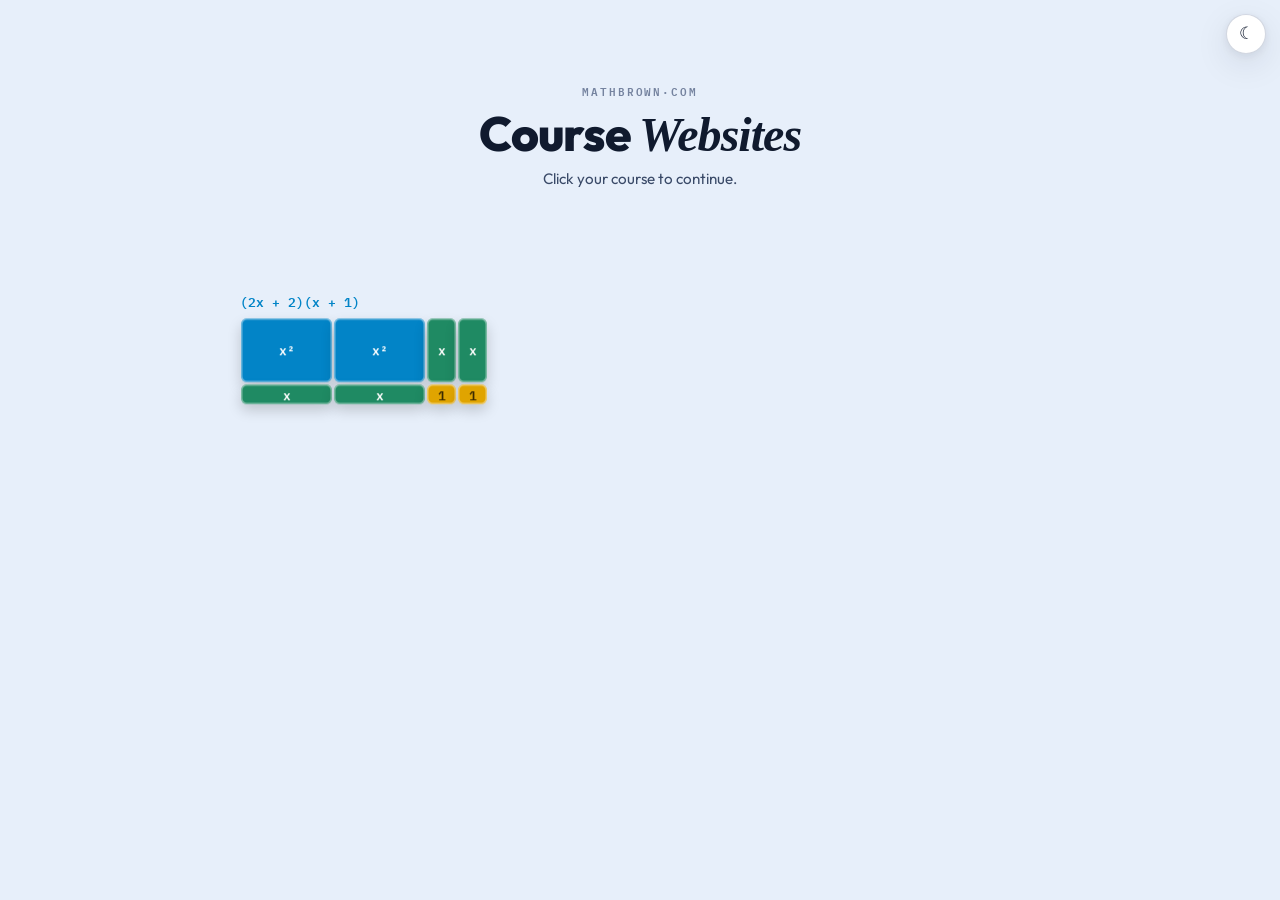
<file: index.html>
<!DOCTYPE html>
<html lang="en">
<head>
<meta charset="utf-8">
<meta name="viewport" content="width=device-width, initial-scale=1">
<meta name="color-scheme" content="light dark">
<title>Mr. Brown — Course Websites</title>
<link rel="icon" href="data:image/svg+xml,%3Csvg xmlns='http://www.w3.org/2000/svg' viewBox='0 0 64 64'%3E%3Crect width='64' height='64' rx='14' fill='%2338127d'/%3E%3Ctext x='32' y='45' font-size='30' font-family='Georgia,serif' font-style='italic' font-weight='bold' fill='white' text-anchor='middle'%3Emb%3C/text%3E%3C/svg%3E">
<link rel="preconnect" href="https://fonts.googleapis.com">
<link rel="preconnect" href="https://fonts.gstatic.com" crossorigin>
<link href="https://fonts.googleapis.com/css2?family=Outfit:wght@300;400;500;600;700;800&family=IBM+Plex+Mono:ital,wght@0,400;0,500;0,600;1,400&display=swap" rel="stylesheet">
<script>
(function(){var s=null;try{s=localStorage.getItem("mb-theme")}catch(e){}
var d=s?s==="dark":matchMedia("(prefers-color-scheme: dark)").matches;
document.documentElement.setAttribute("data-theme",d?"dark":"light");})();
</script>
<style>
/* ── palette (matches the course sites, light + dusk) ────── */
:root{
  --sans:'Outfit',system-ui,sans-serif;--mono:'IBM Plex Mono',monospace;
  color-scheme:light;
  --bg:#e7effa;--surface:#ffffff;
  --ink:#101a2e;--t2:#3a4a68;--t3:#75839f;
  --sh:0 2px 10px rgba(16,26,46,.08),0 10px 34px rgba(16,26,46,.10);
  --tile-sq:#0284c7;--tile-x:#1f8a63;--tile-u:#e0a400;--tile-ink:#fff;--tile-uink:#3a2a00;
}
:root[data-theme="dark"]{
  color-scheme:dark;
  --bg:#0a1120;--surface:#111b30;
  --ink:#d9e3f5;--t2:#97a8c8;--t3:#5c6d8f;
  --sh:0 2px 10px rgba(0,0,0,.4),0 10px 34px rgba(0,0,0,.45);
  --tile-sq:#38bdf8;--tile-x:#43c79f;--tile-u:#ffc65c;--tile-ink:#04243a;--tile-uink:#3a2a00;
}
.card[data-c=mhf]{--ac:#38127d}.card[data-c=mcr]{--ac:#7c3aed}
.card[data-c=t1w]{--ac:#0284c7}.card[data-c=mdm]{--ac:#e8103d}.card[data-c=mcv]{--ac:#0a6f9e}
[data-theme="dark"] .card[data-c=mhf]{--ac:#7d51e6}
[data-theme="dark"] .card[data-c=mcr]{--ac:#a78bfa}
[data-theme="dark"] .card[data-c=t1w]{--ac:#38bdf8}
[data-theme="dark"] .card[data-c=mdm]{--ac:#ff3b5f}
[data-theme="dark"] .card[data-c=mcv]{--ac:#45baed}

*{margin:0;padding:0;box-sizing:border-box}
html,body{height:100%}
body{font-family:var(--sans);background:var(--bg);color:var(--ink);
  overflow:hidden;-webkit-user-select:none;user-select:none;touch-action:manipulation}

/* ── theme toggle ────────────────────────────────────────── */
.theme-btn{position:fixed;top:14px;right:14px;z-index:6;width:40px;height:40px;
  border-radius:50%;background:var(--surface);color:var(--ink);
  border:1px solid rgba(127,140,170,.35);box-shadow:var(--sh);
  font-size:1.05rem;line-height:1;cursor:pointer;display:grid;place-items:center;padding:0;
  transition:transform .15s}
.theme-btn:hover{transform:translateY(-1px)}

/* ── masthead ────────────────────────────────────────────── */
.masthead{position:fixed;top:9vh;left:0;right:0;text-align:center;z-index:1;pointer-events:none}
.eyebrow{font-family:var(--mono);font-size:.66rem;letter-spacing:.18em;
  text-transform:uppercase;color:var(--t3);font-weight:600}
h1{font-weight:800;font-size:clamp(1.9rem,5vw,3rem);letter-spacing:-.02em;margin:.2rem 0 .35rem}
h1 em{font-family:Georgia,serif;font-weight:700}
.tag{color:var(--t2);font-size:.95rem}

/* ── cards: MTH1W, MCR3U, MHF4U in a row, MDM4U and MCV4U stacked under MHF4U; each arrives by its own show, then stays put ── */
.card{position:absolute;left:0;top:0;width:248px;z-index:2;display:block;
  text-decoration:none;color:inherit;pointer-events:none;will-change:transform;
  opacity:0;visibility:hidden;backface-visibility:hidden;-webkit-backface-visibility:hidden;
  -webkit-tap-highlight-color:transparent}
.card .in{display:block;background:var(--surface);border-radius:14px;padding:.95rem 1.1rem .95rem 1.25rem;
  border:1px solid color-mix(in srgb,var(--ac) 30%,transparent);
  box-shadow:inset 4px 0 0 var(--ac),var(--sh);
  transition:transform .15s,box-shadow .15s}
.card .code{display:block;font-family:var(--mono);font-size:.64rem;font-weight:600;
  letter-spacing:.14em;color:var(--ac)}
.card .name{display:block;font-weight:700;font-size:1.12rem;line-height:1.25;margin:.15rem 0 .3rem}
.card .sub{display:block;font-size:.74rem;color:var(--t3)}
.card.home{pointer-events:auto;cursor:pointer;opacity:1;visibility:visible}
.card.home:hover .in,.card.home:focus-visible .in{transform:translateY(-3px);
  box-shadow:inset 4px 0 0 var(--ac),0 0 0 3px color-mix(in srgb,var(--ac) 14%,transparent),var(--sh)}
.card:focus-visible{outline:none}

/* ── the two drawing layers: #fx behind the cards (the functions), #jump above them (the ski jump) ── */
#fx,#jump{position:fixed;inset:0;width:100%;height:100%;pointer-events:none}
#fx{z-index:1}#jump{z-index:4}

/* ── MTH1W arrives as algebra tiles: eight tiles tumble in, snap into the area model of (2x + 2)(x + 1), and the model flips over to show the card ── */
.tw{position:absolute;left:0;top:0;z-index:3;pointer-events:none;perspective:900px}
.tw .model{position:absolute;inset:0;transform-style:preserve-3d}
.tile{position:absolute;border-radius:6px;display:grid;place-items:center;font-family:var(--mono);font-weight:600;font-size:.82rem;color:var(--tile-ink);
  box-shadow:inset 0 0 0 1.5px rgba(255,255,255,.4),0 6px 14px rgba(0,0,0,.18);
  transition:transform .75s cubic-bezier(.2,1.25,.4,1),opacity .35s;backface-visibility:hidden;-webkit-backface-visibility:hidden;will-change:transform}
.tile.sq{background:var(--tile-sq)}.tile.x{background:var(--tile-x)}.tile.u{background:var(--tile-u);color:var(--tile-uink)}
.tlab{position:absolute;left:0;top:0;z-index:3;pointer-events:none;white-space:nowrap;font-family:var(--mono);font-size:.82rem;font-weight:600;opacity:0;transition:opacity .4s}

/* ── MDM4U arrives by dice: two big red dice tossed in, tumbling, that come together to form its card ── */
.dw{position:absolute;left:0;top:0;width:64px;height:64px;perspective:700px;z-index:3;pointer-events:none;opacity:0;will-change:transform}
.die{position:relative;width:64px;height:64px;transform-style:preserve-3d}
.die .f{position:absolute;inset:0;background:#e8103d;border-radius:13px;display:grid;grid-template-columns:repeat(3,1fr);grid-template-rows:repeat(3,1fr);
  padding:9px;gap:3px;box-shadow:inset 0 0 0 2px rgba(0,0,0,.14),inset 0 -8px 14px rgba(0,0,0,.2),inset 0 6px 10px rgba(255,255,255,.14);backface-visibility:hidden}
.die .f i{display:block;border-radius:50%;background:#fff;opacity:0;box-shadow:inset 0 1px 2px rgba(0,0,0,.25)}
.die .f i.on{opacity:1}
.die .f1{transform:translateZ(32px)}.die .f6{transform:rotateY(180deg) translateZ(32px)}
.die .f2{transform:rotateY(90deg) translateZ(32px)}.die .f5{transform:rotateY(-90deg) translateZ(32px)}
.die .f3{transform:rotateX(90deg) translateZ(32px)}.die .f4{transform:rotateX(-90deg) translateZ(32px)}

/* ── static layout (reduced motion, no JS, or a small window) ────────────── */
body.static{overflow:auto}
body.static .masthead{position:static;margin-top:9vh;pointer-events:auto}
body.static #field{display:flex;flex-wrap:wrap;justify-content:center;gap:1.1rem;
  padding:2rem 1.2rem 4rem;max-width:60rem;margin:0 auto}
body.static .card{position:static;pointer-events:auto;transform:none!important;opacity:1;visibility:visible}
body.static #fx,body.static #jump{display:none}
@media (max-width:560px){.card{width:min(230px,74vw)}}
</style>
</head>
<body class="static">
<button id="themeToggle" class="theme-btn" aria-label="Toggle dark mode"></button>
<header class="masthead">
  <div class="eyebrow">mathbrown&middot;com</div>
  <h1>Course <em>Websites</em></h1>
  <div class="tag">Click your course to continue.</div>
</header>

<main id="field">
  <a class="card" data-c="t1w" href="/mth1w/">
    <span class="in"><span class="code">MTH1W</span>
    <span class="name">Mathematics 9</span>
    <span class="sub">Grade 9 &middot; De-streamed</span></span></a>
  <a class="card" data-c="mcr" href="/mcr3u/">
    <span class="in"><span class="code">MCR3U</span>
    <span class="name">Functions</span>
    <span class="sub">Grade 11 &middot; University Preparation</span></span></a>
  <a class="card" data-c="mhf" href="/mhf4u/">
    <span class="in"><span class="code">MHF4U</span>
    <span class="name">Advanced Functions</span>
    <span class="sub">Grade 12 &middot; University Preparation</span></span></a>
  <a class="card" data-c="mdm" href="/MDM4U/">
    <span class="in"><span class="code">MDM4U</span>
    <span class="name">Data Management</span>
    <span class="sub">Grade 12 &middot; University Preparation</span></span></a>
  <a class="card" data-c="mcv" href="/MCV4U/">
    <span class="in"><span class="code">MCV4U</span>
    <span class="name">Calculus &amp; Vectors</span>
    <span class="sub">Grade 12 &middot; University Preparation</span></span></a>
</main>

<script>
(function(){
  var tbtn=document.getElementById('themeToggle');
  function paintBtn(){tbtn.textContent=
    document.documentElement.getAttribute('data-theme')==='dark'?'☀︎':'☾'}
  tbtn.addEventListener('click',function(){
    var next=document.documentElement.getAttribute('data-theme')==='dark'?'light':'dark';
    document.documentElement.setAttribute('data-theme',next);
    try{localStorage.setItem('mb-theme',next)}catch(e){}
    paintBtn();
  });
  paintBtn();

  // the show needs motion and room for a row of three; otherwise the static layout stays
  if(matchMedia('(prefers-reduced-motion: reduce)').matches||innerWidth<860||innerHeight<560) return;
  document.body.classList.remove('static');

  /* ── the field: MTH1W, MCR3U, MHF4U in a row of three, MDM4U and MCV4U stacked beneath MHF4U (no semester
     labels: the courses may still change). Every card arrives by its own show, in that order, and then stays
     exactly where it landed:
       MTH1W   algebra tiles tumble in, build the area model of (2x + 2)(x + 1) and flip over into the card
       MCR3U   a spinning unit circle traces y = sin x across the row; the card pops where the wave reaches it
       MHF4U   a cubic sweeps in from the right; where it meets the sine wave, the card pops
       MDM4U   two red dice are tossed in, tumble, bounce, roll together and become the card
       MCV4U   a ski jump: a point rides a ramp up the left edge, flies over the row and lands as the card  ── */
  var PAD=10,CW=248,GAP=28,W=innerWidth,H=innerHeight;
  var ids=['t1w','mcr','mhf','mdm','mcv'];
  var cards=ids.map(function(id){return document.querySelector('.card[data-c='+id+']')});
  var CH=124,chN=0;
  var L={slots:[],c:[]};
  function layout(){
    W=innerWidth;H=innerHeight;
    if(!chN--){chN=30;CH=cards[0].offsetHeight||CH}   // re-measured now and then: the web font arrives after the first frame
    var topB=Math.min(H*.09+128,250),gridH=3*CH+2*GAP;   // just under the masthead (9vh + its height)
    var y0=topB+Math.max(0,H-PAD-topB-gridH)*.3;
    var x0=(W-(3*CW+2*GAP))/2,x2=x0+2*(CW+GAP);
    L.topB=topB;L.x0=x0;L.r1=y0;L.r2=y0+CH+GAP;L.r3=y0+2*(CH+GAP);
    L.slots=[[x0,L.r1],[x0+CW+GAP,L.r1],[x2,L.r1],[x2,L.r2],[x2,L.r3]];
    L.c=L.slots.map(function(s){return [s[0]+CW/2,s[1]+CH/2]});
  }
  var home=[0,0,0,0,0];
  function tr(i,extra){var s=L.slots[i];return 'translate3d('+s[0]+'px,'+s[1]+'px,0)'+(extra||'')}
  function arrive(i){home[i]=1;cards[i].classList.add('home');cards[i].style.opacity='';cards[i].style.visibility='';cards[i].style.transform=tr(i)}
  var colN=0,cols=[];
  function col(i){if(!colN--){colN=30;cols=cards.map(function(c){return getComputedStyle(c).getPropertyValue('--ac').trim()})}return cols[i]}
  function backOut(q){var b=1.70158;return 1+(b+1)*Math.pow(q-1,3)+b*Math.pow(q-1,2)}
  function easeIO(k){return k<.5?4*k*k*k:1-Math.pow(-2*k+2,3)/2}

  /* canvases: fx behind the cards, jump above them */
  var fx=document.createElement('canvas'),fxx=fx.getContext('2d'),jc=document.createElement('canvas'),jx=jc.getContext('2d'),cw=0,chh=0;
  fx.id='fx';jc.id='jump';document.body.appendChild(fx);document.body.appendChild(jc);
  function sizeCanvases(){
    if(cw===W&&chh===H)return;cw=W;chh=H;var dpr=Math.min(devicePixelRatio||1,2);
    [[fx,fxx],[jc,jx]].forEach(function(p){p[0].width=W*dpr;p[0].height=H*dpr;p[1].setTransform(dpr,0,0,dpr,0,0)});
  }

  /* ── MTH1W: algebra tiles ── */
  var T_TILE=250,T_FLIP=T_TILE+90*7+780,FLIP_D=720,tw=null,model=null,tlab=null,tState=0;
  function buildTiles(){
    var s=L.slots[0],uw=CW/8,uh=CH/4,X=3;
    tw=document.createElement('div');tw.className='tw';tw.style.width=CW+'px';tw.style.height=CH+'px';tw.style.transform='translate3d('+s[0]+'px,'+s[1]+'px,0)';
    model=document.createElement('div');model.className='model';tw.appendChild(model);
    var spec=[['sq',0,0,X,X,'x²'],['sq',X,0,X,X,'x²'],['x',2*X,0,1,X,'x'],['x',2*X+1,0,1,X,'x'],['x',0,X,X,1,'x'],['x',X,X,X,1,'x'],['u',2*X,X,1,1,'1'],['u',2*X+1,X,1,1,'1']];
    spec.forEach(function(t,i){
      var d=document.createElement('div');d.className='tile '+t[0];
      d.style.left=t[1]*uw+1+'px';d.style.top=t[2]*uh+1+'px';d.style.width=t[3]*uw-2+'px';d.style.height=t[4]*uh-2+'px';d.textContent=t[5];
      var a=Math.random()*6.283,R=420+Math.random()*420;
      d.style.transform='translate3d('+Math.cos(a)*R+'px,'+Math.sin(a)*R+'px,'+(-520-Math.random()*420)+'px) rotateX('+(Math.random()*300-150)+'deg) rotateY('+(Math.random()*300-150)+'deg) rotateZ('+(Math.random()*160-80)+'deg)';
      d.style.opacity=0;model.appendChild(d);
      setTimeout(function(){d.style.transform='';d.style.opacity=1},T_TILE+90*i);
    });
    document.body.appendChild(tw);
    tlab=document.createElement('div');tlab.className='tlab';tlab.textContent='(2x + 2)(x + 1)';tlab.style.color=col(0);
    tlab.style.transform='translate3d('+s[0]+'px,'+(s[1]-26)+'px,0)';document.body.appendChild(tlab);
    setTimeout(function(){tlab.style.opacity=1},T_TILE+300);
    tState=1;
  }
  function stepTiles(el){
    if(tState!==1||el<T_FLIP)return;
    var q=Math.min((el-T_FLIP)/FLIP_D,1),e=easeIO(q);
    model.style.transform='rotateY('+(180*e)+'deg)';
    var c=cards[0];c.style.visibility='visible';c.style.opacity=1;c.style.transform=tr(0,' perspective(900px) rotateY('+(-180+180*e)+'deg)');
    if(q>.5&&tlab.textContent.length<20){tlab.textContent='(2x + 2)(x + 1) = 2x² + 4x + 2';setTimeout(function(){tlab.style.opacity=0},900)}
    if(q>=1){tState=2;arrive(0);setTimeout(function(){tw.remove();tlab.remove()},1300)}
  }

  /* ── MCR3U and MHF4U: the sine wave and the cubic ── */
  var T_F=2000,V=3.4,VC=2.7,A=46,K=95,F=null,popT=[0,0,0,0,0];
  function fxSetup(){
    var c1=L.c[1],c2=L.c[2];
    F={m:(c1[0]+c2[0])/2,U:(c2[0]-c1[0])/2,yc:c1[1]};
    F.cx=Math.max(A+18,L.x0-118);F.Xs=(F.cx+A+14-F.m)/F.U;F.Xend=1.5;
    F.t1=T_F+(-1-F.Xs)/V*1000;F.t2=T_F+(1-F.Xs)/V*1000;F.tEnd=T_F+(F.Xend-F.Xs)/V*1000;
    F.tc0=F.t2-(.4/VC)*1000;F.tcEnd=F.tc0+(2.9/VC)*1000;
    F.fade0=Math.max(F.tEnd,F.tcEnd)+200;F.fade1=F.fade0+600;
  }
  function px(X){return F.m+X*F.U}
  function sy(X){return F.yc-A*Math.sin(Math.PI*X)}
  function cy(X){return F.yc-K*((X+1)*X*(X-1))}
  function curve(fn,X0,X1,c,w,alpha){
    var n=Math.max(2,Math.ceil(Math.abs(X1-X0)*60));
    fxx.globalAlpha=alpha;fxx.strokeStyle=c;fxx.lineWidth=w;fxx.lineCap='round';fxx.lineJoin='round';
    fxx.shadowColor=c;fxx.shadowBlur=10;fxx.beginPath();
    for(var i=0;i<=n;i++){var X=X0+(X1-X0)*i/n;i?fxx.lineTo(px(X),fn(X)):fxx.moveTo(px(X),fn(X))}
    fxx.stroke();fxx.shadowBlur=0;fxx.globalAlpha=1;
  }
  function dot(x,y,r,c){fxx.beginPath();fxx.arc(x,y,r,0,6.283);fxx.fillStyle=c;fxx.fill()}
  function label(t,x,y,c,alpha){fxx.globalAlpha=alpha;fxx.font="600 14px 'IBM Plex Mono',monospace";fxx.fillStyle=c;fxx.fillText(t,x,y);fxx.globalAlpha=1}
  function pop(i,now){if(!popT[i]&&!home[i])popT[i]=now}
  function stepPops(now){
    for(var i=0;i<5;i++){if(!popT[i]||home[i])continue;
      var q=Math.min((now-popT[i])/520,1),e=backOut(q),c=cards[i];
      c.style.visibility='visible';c.style.opacity=Math.min(1,q*3);c.style.transform=tr(i,' scale('+(.45+.55*e)+')');
      var k=Math.min((now-popT[i])/700,1),cc=L.c[i];
      fxx.globalAlpha=(1-k)*.8;fxx.strokeStyle=col(i);fxx.lineWidth=3*(1-k)+.5;fxx.beginPath();fxx.arc(cc[0],cc[1],16+170*k,0,6.283);fxx.stroke();fxx.globalAlpha=1;
      if(q>=1&&k>=1)arrive(i);
    }
  }
  function stepFx(el,now){
    fxx.clearRect(0,0,W,H);
    if(F&&el>=T_F&&el<F.fade1){
      var fade=el<F.fade0?1:1-(el-F.fade0)/(F.fade1-F.fade0),c3=col(1),c4=col(2);
      var Xt=Math.min(F.Xs+V*(el-T_F)/1000,F.Xend),th=Math.PI*Xt;
      curve(sy,F.Xs,Xt,c3,3,.9*fade);
      /* the unit circle generating the wave: a radius sweeps round, a dashed line carries its height to the tip */
      var tracing=Xt<F.Xend,ca=tracing?1:Math.max(0,1-(el-F.tEnd)/350);
      if(ca>0){
        var Px=F.cx+A*Math.cos(th),Py=F.yc-A*Math.sin(th);
        fxx.globalAlpha=.55*ca*fade;fxx.strokeStyle=c3;fxx.lineWidth=1.5;fxx.beginPath();fxx.arc(F.cx,F.yc,A,0,6.283);fxx.stroke();
        fxx.beginPath();fxx.moveTo(F.cx-A-8,F.yc);fxx.lineTo(F.cx+A+8,F.yc);fxx.moveTo(F.cx,F.yc-A-8);fxx.lineTo(F.cx,F.yc+A+8);fxx.stroke();
        fxx.globalAlpha=.9*ca*fade;fxx.lineWidth=2.2;fxx.beginPath();fxx.moveTo(F.cx,F.yc);fxx.lineTo(Px,Py);fxx.stroke();
        fxx.setLineDash([4,6]);fxx.globalAlpha=.6*ca*fade;fxx.lineWidth=1.4;fxx.beginPath();fxx.moveTo(Px,Py);fxx.lineTo(px(Xt),Py);fxx.stroke();fxx.setLineDash([]);
        fxx.globalAlpha=ca*fade;dot(Px,Py,4,c3);dot(px(Xt),sy(Xt),4.5,c3);
        var deg=Math.round(((th*180/Math.PI)%360+360)%360);
        label('θ = '+deg+'°',F.cx-30,F.yc+A+24,c3,.85*ca*fade);
        label('y = sin x',px(Xt)+12,sy(Xt)-12,c3,.9*ca*fade);
        fxx.globalAlpha=1;
      }
      if(el>=F.tc0){
        var Xc=Math.max(1.4-VC*(el-F.tc0)/1000,-1.5);
        curve(cy,1.4,Xc,c4,3,.9*fade);
        if(Xc>-1.5){fxx.globalAlpha=fade;dot(px(Xc),cy(Xc),4.5,c4);label('y = x³ − x',px(Xc)-96,cy(Xc)-14,c4,.9*fade);fxx.globalAlpha=1}
      }
      if(el>=F.t1)pop(1,now);
      if(el>=F.t2)pop(2,now);
    }
    stepPops(now);
  }

  /* ── MDM4U arrives by dice: two big red dice tossed in from the bottom corners, tumble through the air,
        bounce, roll to a stop on a face, slide together and become the card ── */
  var seedEl=cards[3],dice=[],diceState=0,M=null,formT=0,T_D=0;
  function mkDie(){
    var w=document.createElement('div');w.className='dw';var d=document.createElement('div');d.className='die';
    var P={1:[4],2:[0,8],3:[0,4,8],4:[0,2,6,8],5:[0,2,4,6,8],6:[0,2,3,5,6,8]};
    for(var f=1;f<=6;f++){var face=document.createElement('div');face.className='f f'+f;
      for(var i=0;i<9;i++){var pip=document.createElement('i');if(P[f].indexOf(i)>=0)pip.className='on';face.appendChild(pip)}
      d.appendChild(face)}
    w.appendChild(d);document.body.appendChild(w);
    return{w:w,d:d,x:0,y:0,vx:0,vy:0,rx:0,ry:0,rz:0,wx:0,wy:0,wz:0,bounces:0,done:false};
  }
  function tossDice(){
    M={x:L.c[3][0],y:L.c[3][1]};
    var g=1500,tf=1.15;
    [[-90,H+60,-72],[W+90,H+60,72]].forEach(function(s){
      var d=mkDie();d.x=s[0];d.y=s[1];var tx=M.x+s[2],ty=M.y;
      d.vx=(tx-d.x)/tf;d.vy=(ty-d.y-.5*g*tf*tf)/tf;d.g=g;d.floor=ty;
      d.wx=(Math.random()*2+3)*(Math.random()<.5?-1:1);d.wy=(Math.random()*2+3)*(Math.random()<.5?-1:1);d.wz=Math.random()*2-1;
      d.w.style.opacity=1;dice.push(d);
    });
    diceState=1;
  }
  function paintDie(d,extra){
    d.w.style.transform='translate3d('+(d.x-32)+'px,'+(d.y-32)+'px,0)'+(extra||'');
    d.d.style.transform='rotateX('+d.rx+'deg) rotateY('+d.ry+'deg) rotateZ('+d.rz+'deg)';
  }
  function stepDice(dt,now){
    if(diceState===0||diceState===3)return;
    if(diceState===1){
      var allDone=true;
      dice.forEach(function(d){
        if(!d.done){
          d.vy+=d.g*dt;d.x+=d.vx*dt;d.y+=d.vy*dt;
          d.rx+=d.wx*115*dt;d.ry+=d.wy*115*dt;d.rz+=d.wz*57*dt;
          if(d.y>=d.floor&&d.vy>0){
            d.y=d.floor;d.bounces++;d.vy=-d.vy*.42;d.vx*=.6;d.wx*=.55;d.wy*=.55;
            if(d.bounces>=3||Math.abs(d.vy)<70){
              d.done=true;d.vy=0;d.vx=0;d.settleT=now;
              d.rx0=d.rx;d.ry0=d.ry;d.rz0=d.rz;d.rx1=Math.round(d.rx/90)*90;d.ry1=Math.round(d.ry/90)*90;d.rz1=Math.round(d.rz/90)*90;
            }
          }
          allDone=false;
        }else{
          var k=Math.min((now-d.settleT)/380,1),e=1-Math.pow(1-k,3);
          d.rx=d.rx0+(d.rx1-d.rx0)*e;d.ry=d.ry0+(d.ry1-d.ry0)*e;d.rz=d.rz0+(d.rz1-d.rz0)*e;
          if(k<1)allDone=false;
        }
        paintDie(d);
      });
      if(allDone){diceState=2;formT=now;dice.forEach(function(d){d.sx=d.x;d.sy=d.y})}
      return;
    }
    // state 2: the dice slide together and become the card
    var k=Math.min((now-formT)/700,1),e=k<.5?2*k*k:1-Math.pow(-2*k+2,2)/2;
    var q=Math.max(0,(k-.7)/.3);
    dice.forEach(function(d,i){
      var tx=M.x+(i?22:-22),ty=M.y;
      d.x=d.sx+(tx-d.sx)*Math.min(1,e*1.15);d.y=d.sy+(ty-d.sy)*Math.min(1,e*1.15);
      d.w.style.opacity=1-q;paintDie(d,q?' scale('+(1-q*.45)+')':'');
    });
    if(q>0){seedEl.style.visibility='visible';seedEl.style.opacity=q;seedEl.style.transform=tr(3,' scale('+(.55+.45*q)+')')}
    if(k>=1){diceState=3;dice.forEach(function(d){d.w.remove()});arrive(3)}
  }

  /* ── MCV4U arrives by ski jump: a ramp draws itself up the left edge, a point rides it with its velocity vector
        (f′ reading out), leaves at the crest along the horizontal tangent, flies over the row as a projectile
        and lands as the card at the foot of the right-hand column ── */
  var jumpEl=cards[4],jumpState=0,jumpT0=0,jumpLand=0,J=null;
  function startJump(now){
    var xa=PAD+8,xb=Math.max(L.x0-44,xa+120),base=H-PAD-16,crestY=L.r1-26,amp=base-crestY;
    J={xa:xa,xb:xb,base:base,amp:amp,M:{x:L.c[4][0],y:L.c[4][1]},col:col(4),trail:[]};
    J.f=function(u){return u*u*(3-2*u)};J.fp=function(u){return 6*u*(1-u)};
    J.px=function(u){return xa+(xb-xa)*u};J.py=function(u){return base-amp*J.f(u)};
    J.crest={x:J.px(1),y:J.py(1)};
    var dx=J.M.x-J.crest.x,dy=Math.max(J.M.y-J.crest.y,60);
    J.g=1700;J.tf=Math.sqrt(2*dy/J.g);J.vx=dx/J.tf;
    J.ride=Math.min(1.6,Math.max(.55,2*(xb-xa)/J.vx));
    jumpState=1;jumpT0=now;
  }
  function jArrow(x1,y1,x2,y2,c,w){
    var dx=x2-x1,dy=y2-y1,Ln=Math.hypot(dx,dy);if(Ln<1)return;
    jx.strokeStyle=c;jx.fillStyle=c;jx.lineWidth=w;jx.lineCap='round';
    jx.beginPath();jx.moveTo(x1,y1);jx.lineTo(x2,y2);jx.stroke();
    var ux=dx/Ln,uy=dy/Ln,hs=Math.min(10,Ln*.4);
    jx.beginPath();jx.moveTo(x2,y2);jx.lineTo(x2-ux*hs-uy*hs*.45,y2-uy*hs+ux*hs*.45);jx.lineTo(x2-ux*hs+uy*hs*.45,y2-uy*hs-ux*hs*.45);jx.closePath();jx.fill();
  }
  function jDot(x,y,r,c){jx.beginPath();jx.arc(x,y,r,0,6.283);jx.fillStyle=c;jx.fill()}
  function jLabel(t,x,y,c){jx.font="600 14px 'IBM Plex Mono',monospace";jx.fillStyle=c;jx.fillText(t,x,y)}
  function jCurve(u1,c,alpha){
    jx.globalAlpha=alpha;jx.strokeStyle=c;jx.lineWidth=3.2;jx.lineCap='round';jx.beginPath();
    for(var i=0;i<=60;i++){var u=u1*i/60;i?jx.lineTo(J.px(u),J.py(u)):jx.moveTo(J.px(u),J.py(u))}
    jx.stroke();jx.globalAlpha=1;
  }
  function jTrail(c,alpha){
    if(J.trail.length<2)return;jx.globalAlpha=alpha;jx.strokeStyle=c;jx.lineWidth=2;jx.setLineDash([5,6]);jx.beginPath();
    J.trail.forEach(function(p,i){i?jx.lineTo(p[0],p[1]):jx.moveTo(p[0],p[1])});jx.stroke();jx.setLineDash([]);jx.globalAlpha=1;
  }
  function stepJump(now){
    if(!jumpState||jumpState===3)return;
    var t=(now-jumpT0)/1000,c=J.col,DRAW=.6,RIDE=J.ride;jx.clearRect(0,0,W,H);
    if(jumpState===1){
      var pd=Math.min(t/DRAW,1);jCurve(1-Math.pow(1-pd,3),c,.9);
      if(t<DRAW)return;
      var trd=t-DRAW;
      if(trd<RIDE){
        var k=trd/RIDE,u=k*k,x=J.px(u),y=J.py(u);
        var k2=k+.01,u2=k2*k2,vx=(J.px(u2)-x)/(.01*RIDE),vy=(J.py(u2)-y)/(.01*RIDE);
        jArrow(x,y,x+vx*.2,y+vy*.2,c,3);jDot(x,y,6.5,c);
        var m=J.fp(u)*J.amp/(J.xb-J.xa);
        jLabel("f′ = "+m.toFixed(2),x+14,y-16,c);
        return;
      }
      var tf=trd-RIDE;
      if(tf<J.tf){
        var fxp=J.crest.x+J.vx*tf,fyp=J.crest.y+.5*J.g*tf*tf,fvy=J.g*tf;
        J.trail.push([fxp,fyp]);jTrail(c,.7);
        jArrow(fxp,fyp,fxp+J.vx*.2,fyp+fvy*.2,c,3);jDot(fxp,fyp,6.5,c);
        jLabel("v = ("+(J.vx/100).toFixed(1)+", "+(-fvy/100).toFixed(1).replace("-","−")+")",fxp+14,fyp-16,c);
        return;
      }
      jumpState=2;jumpLand=now;jumpEl.style.visibility='visible';
    }
    // state 2: the card lands with a bounce while the drawing fades
    var q=Math.min((now-jumpLand)/450,1),e=backOut(q),fade=1-Math.min((now-jumpLand)/900,1);
    jCurve(1,c,.9*fade);jTrail(c,.7*fade);
    jumpEl.style.opacity=Math.min(1,q*2.5);
    jumpEl.style.transform=tr(4,' scale('+(.5+.5*e)+')');
    if(fade<=0){jumpState=3;jx.clearRect(0,0,W,H);arrive(4)}
  }

  var t0=null,last=null,started=false;
  function frame(now){
    layout();sizeCanvases();
    if(W<320||H<240){requestAnimationFrame(frame);return}
    if(t0===null){t0=now;last=now}
    var dt=Math.min((now-last)/1000,.032);last=now;
    var el=now-t0;
    if(!started){started=true;buildTiles();fxSetup();T_D=F.fade0-300}
    for(var i=0;i<5;i++)if(home[i])cards[i].style.transform=tr(i);   // placed cards follow the layout if the window changes
    stepTiles(el);
    stepFx(el,now);
    if(diceState===0&&el>=T_D)tossDice();
    stepDice(dt,now);
    if(jumpState===0&&el>=T_D+2100&&(diceState===3||el>=T_D+4200))startJump(now);
    stepJump(now);
    requestAnimationFrame(frame);
  }
  requestAnimationFrame(frame);

  window.__mb={elapsed:function(){return t0===null?0:performance.now()-t0},home:home,layout:L,times:function(){return F&&{t1:F.t1,t2:F.t2,fade1:F.fade1,dice:T_D}},diceState:function(){return diceState},jumpState:function(){return jumpState},jumpNow:function(){if(jumpState===0)startJump(performance.now())},jumpInfo:function(){return J&&{M:J.M,crest:J.crest,vx:J.vx,tf:J.tf,ride:J.ride,trail:J.trail.length,W:W,H:H}}};
})();
</script>
</body>
</html>
</file>
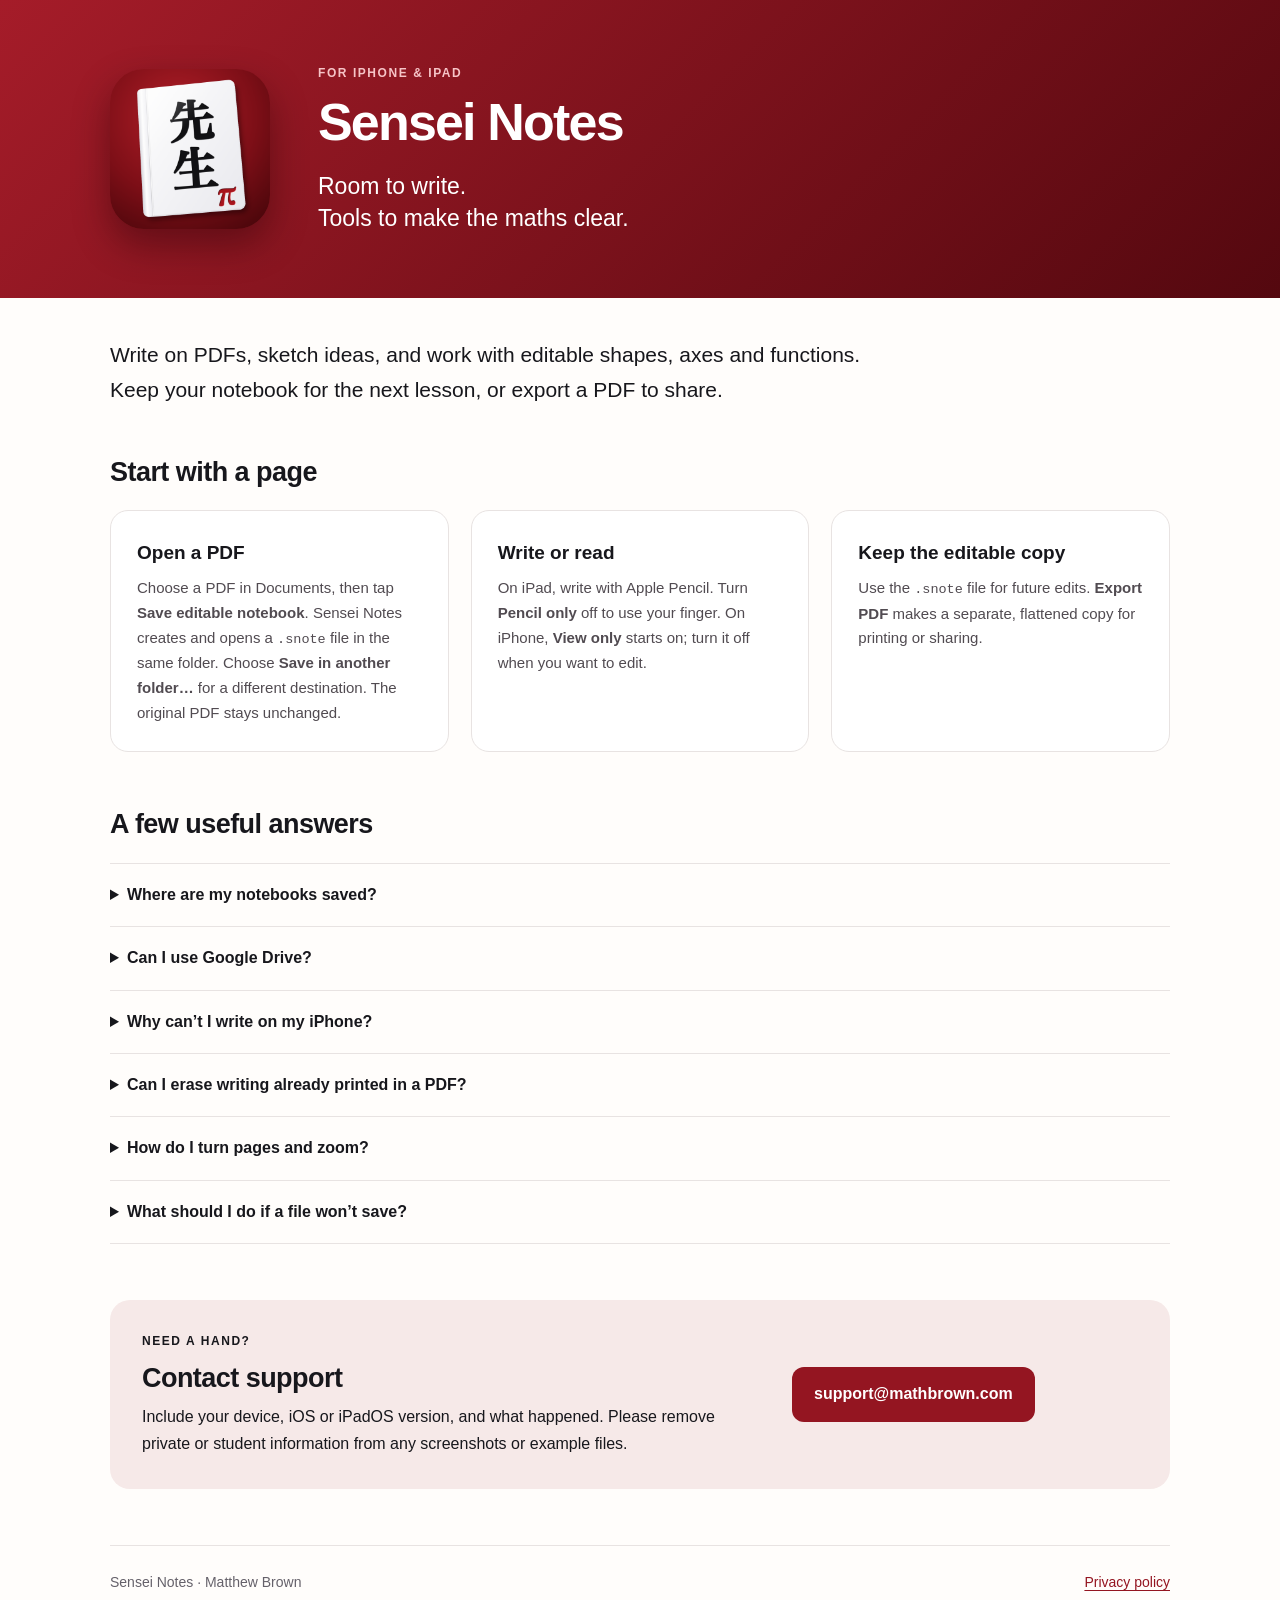
<file: sensei-notes/index.html>
<!doctype html>
<html lang="en">
<head>
  <meta charset="utf-8">
  <meta name="viewport" content="width=device-width, initial-scale=1">
  <meta name="description" content="Sensei Notes: handwritten notes, editable maths and PDF annotation for iPhone and iPad. Help and support.">
  <title>Sensei Notes — Help & Support</title>
  <link rel="stylesheet" href="style.css">
</head>
<body>
  <header class="hero">
    <div class="wrap hero-inner">
      <img class="app-icon" src="icon.png" width="160" height="160" alt="Sensei Notes: a white notebook with 先生 and a red pi">
      <div><p class="eyebrow">FOR IPHONE & IPAD</p><h1>Sensei Notes</h1><p class="intro">Room to write.<br>Tools to make the maths clear.</p></div>
    </div>
  </header>
  <main class="wrap">
    <p class="lead">Write on PDFs, sketch ideas, and work with editable shapes, axes and functions. Keep your notebook for the next lesson, or export a PDF to share.</p>
    <section aria-labelledby="start"><h2 id="start">Start with a page</h2>
      <div class="cards">
        <article><h3>Open a PDF</h3><p>Choose a PDF in Documents, then tap <strong>Save editable notebook</strong>. Sensei Notes creates and opens a <code>.snote</code> file in the same folder. Choose <strong>Save in another folder…</strong> for a different destination. The original PDF stays unchanged.</p></article>
        <article><h3>Write or read</h3><p>On iPad, write with Apple Pencil. Turn <strong>Pencil only</strong> off to use your finger. On iPhone, <strong>View only</strong> starts on; turn it off when you want to edit.</p></article>
        <article><h3>Keep the editable copy</h3><p>Use the <code>.snote</code> file for future edits. <strong>Export PDF</strong> makes a separate, flattened copy for printing or sharing.</p></article>
      </div>
    </section>
    <section aria-labelledby="questions"><h2 id="questions">A few useful answers</h2>
      <details><summary>Where are my notebooks saved?</summary><p>In the location you choose in Files: on your device, iCloud Drive, or another enabled storage provider. Sensei Notes does not run its own cloud storage service.</p></details>
      <details><summary>Can I use Google Drive?</summary><p>Install Google Drive and enable it under Locations in the Files app. Save your notebook there. Close the notebook and wait for syncing to finish before opening it on another device. Sensei Notes does not merge simultaneous edits.</p></details>
      <details><summary>Why can’t I write on my iPhone?</summary><p>Turn off <strong>View only</strong> at the top of the notebook. This switch starts on each time a notebook opens, so you can browse without adding accidental marks.</p></details>
      <details><summary>Can I erase writing already printed in a PDF?</summary><p>New handwriting and objects added in Sensei Notes are editable. Marks that were already flattened into the imported PDF remain part of its background.</p></details>
      <details><summary>How do I turn pages and zoom?</summary><p>Use the arrows or page number in the bottom bar. Pinch to zoom. On iPad with Pencil only enabled, one-finger swipes turn pages and two fingers pan the page.</p></details>
      <details><summary>What should I do if a file won’t save?</summary><p>Keep the notebook open. Check that your storage provider is connected and has space, then try Save again. If a notebook changed on another device, resolve the file conflict before continuing. Keep separate backup copies of important work.</p></details>
    </section>
    <section class="contact" aria-labelledby="contact"><div><p class="eyebrow">NEED A HAND?</p><h2 id="contact">Contact support</h2><p>Include your device, iOS or iPadOS version, and what happened. Please remove private or student information from any screenshots or example files.</p></div><a class="button" href="mailto:support@mathbrown.com?subject=Sensei%20Notes%20support">support@mathbrown.com</a></section>
  </main>
  <footer class="wrap"><span>Sensei Notes · Matthew Brown</span><a href="privacy.html">Privacy policy</a></footer>
</body>
</html>
</file>
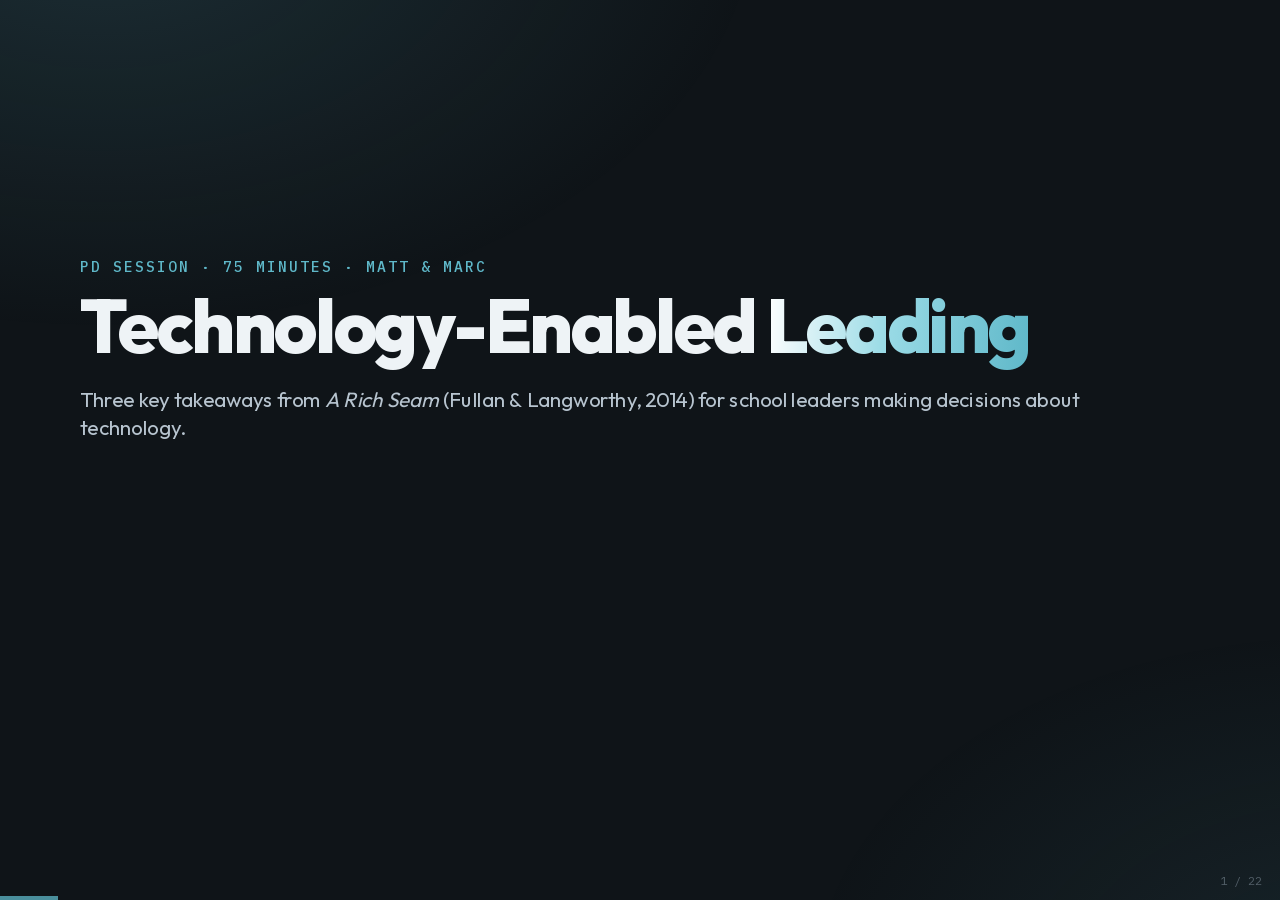
<file: techlead/index.html>
<!DOCTYPE html>
<html lang="en-CA" data-theme="dark">
<head>
<meta charset="utf-8">
<meta name="viewport" content="width=device-width,initial-scale=1">
<title>Technology-Enabled Leading · a 75-minute PD session</title>
<style>
@font-face{font-family:'Outfit';font-style:normal;font-weight:100 900;font-display:swap;src:url([data-uri]) format('woff2')}
@font-face{font-family:'IBM Plex Mono';font-style:normal;font-weight:400;font-display:swap;src:url([data-uri]) format('woff2')}
@font-face{font-family:'IBM Plex Mono';font-style:normal;font-weight:500;font-display:swap;src:url([data-uri]) format('woff2')}

:root{
  --sans:'Outfit',"Avenir Next","Segoe UI",system-ui,sans-serif;
  --mono:'IBM Plex Mono',"SF Mono",ui-monospace,Menlo,Consolas,monospace;
  --bg:#0f1418; --bg2:#171f26; --ink:#eef3f6; --t2:#b7c4cf; --t3:#7d8b97;
  --accent:#5fb8c9; --accent2:#9adbe6; --deep:#2d8a9c;
  --surface:rgba(255,255,255,.055); --surface2:rgba(255,255,255,.09); --line:rgba(255,255,255,.13);
  --yes:#4fc08d; --no:#ef6f6c; --amb:#f0b35a;
  --bar:#5fb8c9; --bar2:#3a5a66;
}
html[data-theme=light]{
  --bg:#f5f7f8; --bg2:#e8edf0; --ink:#13202a; --t2:#43525e; --t3:#7a8893;
  --accent:#1d7f92; --accent2:#135e6d; --deep:#0f4a56;
  --surface:#ffffff; --surface2:#eef3f5; --line:#d5dde2;
  --yes:#1d9e75; --no:#c7352b; --amb:#c97f12;
  --bar:#1d7f92; --bar2:#b9c9cf;
}
*{box-sizing:border-box;margin:0;padding:0}
html,body{height:100%;overflow:hidden;background:var(--bg);color:var(--ink);font-family:var(--sans);-webkit-font-smoothing:antialiased}
body::before{content:"";position:fixed;inset:0;background:
  radial-gradient(1100px 700px at 8% -10%, rgba(95,184,201,.16), transparent 60%),
  radial-gradient(900px 600px at 105% 110%, rgba(95,184,201,.10), transparent 60%);pointer-events:none}
a{color:inherit;text-decoration:none}
b{font-weight:600}

#stage{position:fixed;left:50%;top:50%;width:1920px;height:1080px;transform:translate(-50%,-50%) scale(var(--s,1));transform-origin:center center}
.slide{position:absolute;inset:0;padding:84px 120px 76px;opacity:0;visibility:hidden;transform:translateY(26px) scale(.992);
  transition:opacity .6s ease,transform .6s ease,visibility 0s linear .6s}
.slide.active{opacity:1;visibility:visible;transform:none;transition:opacity .6s ease,transform .6s ease,visibility 0s}
.notes{display:none}
[data-r]{opacity:0;transform:translateY(22px);transition:opacity .75s cubic-bezier(.2,.7,.2,1),transform .75s cubic-bezier(.2,.7,.2,1);transition-delay:calc(140ms + min(var(--i,0),9)*110ms)}
.active [data-r]{opacity:1;transform:none}

.eyebrow{font-family:var(--mono);font-size:22px;letter-spacing:.16em;text-transform:uppercase;color:var(--accent);margin-bottom:18px;font-weight:500}
.h{font-size:78px;line-height:1.04;font-weight:700;letter-spacing:-.02em;margin-bottom:38px;max-width:1560px}
.h.sm{font-size:64px}
.h .hl{background:linear-gradient(92deg,var(--accent) 0%,var(--accent2) 60%,#fff 140%);-webkit-background-clip:text;background-clip:text;color:transparent}
html[data-theme=light] .h .hl{background:linear-gradient(92deg,var(--deep),var(--accent));-webkit-background-clip:text;background-clip:text}
.lead{font-size:31px;line-height:1.35;color:var(--t2);max-width:1500px}
.mono{font-family:var(--mono)}
.foot{position:absolute;left:120px;right:120px;bottom:52px;font-size:21px;color:var(--t3);line-height:1.35}
.card{background:var(--surface);border:1px solid var(--line);border-radius:24px;padding:30px 32px;backdrop-filter:blur(6px)}
.card b{display:block;font-size:30px;line-height:1.15;margin-bottom:10px;font-weight:600}
.card p{font-size:23px;line-height:1.38;color:var(--t2)}
.card .k{font-family:var(--mono);font-size:20px;color:var(--accent);letter-spacing:.12em;text-transform:uppercase;margin-bottom:8px}
.row{display:flex;gap:28px}
.row>*{flex:1}
.quote{font-size:30px;line-height:1.35;color:var(--ink);font-weight:400;max-width:1500px}
.quote .who{display:block;margin-top:12px;font-family:var(--mono);font-size:19px;color:var(--t3);letter-spacing:.04em}
.big{font-size:150px;font-weight:800;letter-spacing:-.04em;line-height:1}
.num{font-family:var(--mono);font-weight:500}

/* title */
.s1 .hero{position:absolute;left:120px;top:250px;max-width:1600px}
.s1 h1{font-size:112px;line-height:1.0;font-weight:800;letter-spacing:-.035em;margin:10px 0 34px}
.s1 h1 .hl{background:linear-gradient(94deg,#fff 0%,var(--accent2) 45%,var(--accent) 100%);-webkit-background-clip:text;background-clip:text;color:transparent}
html[data-theme=light] .s1 h1 .hl{background:linear-gradient(94deg,var(--deep),var(--accent));-webkit-background-clip:text;background-clip:text}

/* guess cards */
.guess{display:grid;grid-template-columns:1fr 1fr;gap:26px;margin-top:10px}
.guess .card{min-height:170px;display:flex;align-items:center;gap:28px}
.guess .ltr{font-family:var(--mono);font-size:54px;color:var(--accent);font-weight:500;min-width:70px}
.guess .card span{font-size:36px;line-height:1.2;font-weight:500}

/* effect-size bars */
.es{display:grid;grid-template-columns:420px 1fr 140px;gap:14px 26px;align-items:center;margin-top:8px}
.es .lab{font-size:28px;line-height:1.2}
.es .lab small{display:block;font-size:19px;color:var(--t3);margin-top:2px}
.es .trk{position:relative;height:38px;background:var(--surface);border:1px solid var(--line);border-radius:10px;overflow:hidden}
.es .trk i{position:absolute;left:0;top:0;bottom:0;background:var(--bar);border-radius:9px;transform-origin:left;transform:scaleX(0);transition:transform .9s cubic-bezier(.2,.7,.2,1) calc(300ms + min(var(--i,0),9)*110ms)}
.active .es .trk i{transform:none}
.es .trk i.lo{background:var(--no)}
.es .trk i.hatch{background:repeating-linear-gradient(135deg,var(--no) 0 10px,transparent 10px 20px);opacity:.75}
.es .avg{position:absolute;top:-10px;bottom:-10px;width:3px;background:var(--amb);left:40%}
.es .val{font-family:var(--mono);font-size:32px;font-weight:500;text-align:right}
.es .val.lo{color:var(--no)}
.legend{margin-top:26px;font-size:21px;color:var(--t3)}
.legend i{display:inline-block;width:14px;height:14px;background:var(--amb);vertical-align:middle;margin-right:8px}

/* agenda */
.agenda{display:grid;grid-template-columns:repeat(3,1fr);gap:28px;margin-top:14px}
.agenda .card{min-height:300px}
.agenda .t{font-family:var(--mono);color:var(--t3);font-size:21px;margin-top:14px}
.forces{display:flex;gap:18px;align-items:center;font-size:24px;color:var(--t3);margin-bottom:34px;font-family:var(--mono)}
.forces span{padding:8px 18px;border:1px solid var(--line);border-radius:999px}
.forces span.on{color:var(--accent);border-color:var(--accent)}

/* numbered steps */
.steps{display:flex;gap:26px;margin-top:10px}
.steps .card{flex:1;position:relative;padding-top:38px}
.steps .n{position:absolute;top:-26px;left:30px;width:54px;height:54px;border-radius:50%;background:var(--accent);color:var(--bg);font-family:var(--mono);font-weight:500;font-size:28px;display:flex;align-items:center;justify-content:center}

/* ladder */
.rungs{display:flex;gap:26px;margin-top:10px}
.rungs .card{flex:1;min-height:250px}
.rungs .card b{font-size:40px}
.ladder{display:grid;grid-template-columns:560px 1fr 110px;gap:10px 24px;align-items:center;margin-top:6px}
.ladder .lab{font-size:26px;line-height:1.15}
.ladder .trk{position:relative;height:30px;background:var(--surface);border:1px solid var(--line);border-radius:8px;overflow:hidden}
.ladder .trk i{position:absolute;left:0;top:0;bottom:0;background:var(--bar);transform-origin:left;transform:scaleX(0);transition:transform .9s cubic-bezier(.2,.7,.2,1) calc(300ms + min(var(--i,0),9)*110ms)}
.ladder .trk i.cr{background:var(--yes)}
.active .ladder .trk i{transform:none}
.ladder .val{font-family:var(--mono);font-size:26px;text-align:right}
.ladder .rung{grid-column:1/-1;font-family:var(--mono);font-size:19px;letter-spacing:.14em;text-transform:uppercase;color:var(--t3);margin-top:12px}
.ladder .rung.cr{color:var(--yes)}

/* two-column tables (the fill-in slides) */
.tbl{width:100%;border-collapse:collapse;margin-top:6px;font-size:28px}
.tbl th{font-family:var(--mono);font-size:19px;letter-spacing:.12em;text-transform:uppercase;color:var(--accent);text-align:left;padding:0 18px 12px;font-weight:500}
.tbl td{border-top:1px solid rgba(160,190,200,.35);padding:22px 18px;height:92px;color:var(--t2);vertical-align:top}
.tbl td:first-child{color:var(--ink);font-weight:500;width:600px}
.tbl.lines td{height:84px}
.ask{margin-top:34px;font-size:46px;font-weight:600;line-height:1.15}
.ask .hl{color:var(--accent)}

/* cycle */
.cycle{display:flex;align-items:center;gap:26px;margin:10px 0 36px}
.cycle .st{flex:1;background:var(--surface);border:1px solid var(--line);border-radius:24px;padding:34px 36px;min-height:220px}
.cycle .st b{display:block;font-size:40px;margin-bottom:12px}
.cycle .st p{font-size:24px;line-height:1.35;color:var(--t2)}
.cycle .ar{font-size:60px;color:var(--accent)}

/* two column plain */
.cols{display:grid;grid-template-columns:1fr 1fr;gap:34px;margin-top:8px}
.cols .card ul{list-style:none;margin-top:6px}
.cols .card li{font-size:27px;line-height:1.3;color:var(--t2);padding:9px 0 9px 36px;position:relative}
.cols .card li::before{content:"";position:absolute;left:4px;top:22px;width:14px;height:14px;border-radius:50%;background:var(--accent)}
.warn{margin-top:30px;border-left:6px solid var(--no);padding:14px 26px;font-size:28px;line-height:1.35;color:var(--t2)}
.warn b{color:var(--ink)}

/* trust pips */
.trust{display:grid;grid-template-columns:520px 150px 1fr;gap:16px 26px;align-items:start;margin-top:6px}
.trust .lab{font-size:28px;font-weight:500}
.trust .pips{display:flex;gap:6px;padding-top:10px}
.trust .pips i{width:28px;height:18px;background:var(--surface2);border:1px solid var(--line);border-radius:3px}
.trust .pips i.on{background:var(--accent);border-color:var(--accent)}
.trust .why{font-size:24px;line-height:1.35;color:var(--t2)}
.trust .lv{font-family:var(--mono);font-size:19px;color:var(--t3);margin-left:10px}

/* three things */
.three{display:flex;flex-direction:column;gap:22px;margin-top:6px}
.three .card{display:flex;gap:30px;align-items:flex-start;padding:26px 34px}
.three .n{font-family:var(--mono);font-size:44px;color:var(--accent);font-weight:500;min-width:60px;line-height:1}
.three b{font-size:38px}
.three p{font-size:25px}

/* references */
.refs{font-size:20px;line-height:1.4;color:var(--t2);columns:2;column-gap:60px;margin-top:8px}
.refs li{margin-bottom:14px;break-inside:avoid;list-style:none;padding-left:40px;text-indent:-40px}

/* close */
.sX{display:flex;flex-direction:column;justify-content:center;align-items:flex-start}
.sX .big{font-size:120px}

/* hud / help / notes */
#hud{position:fixed;left:0;right:0;bottom:0;height:4px;background:transparent;z-index:5}
#hud .p{height:100%;width:0;background:var(--accent);transition:width .5s ease;opacity:.75}
#ctr{position:fixed;right:18px;bottom:12px;font-family:var(--mono);font-size:12px;color:var(--t3);opacity:.6;z-index:5}
.tapzone{position:fixed;inset:0;z-index:2}
#help{position:fixed;inset:0;display:none;align-items:center;justify-content:center;background:rgba(0,0,0,.55);z-index:20}
#help.on{display:flex}
#help .box{background:var(--bg2);border:1px solid var(--line);border-radius:18px;padding:28px 36px;font-size:18px;line-height:2;color:var(--t2)}
kbd{font-family:var(--mono);background:var(--surface2);border:1px solid var(--line);border-radius:6px;padding:2px 9px;color:var(--ink)}
#notes-removed{max-height:34vh;overflow:auto}
.tries{list-style:none;margin-top:30px;counter-reset:t}.tries li{font-size:34px;line-height:1.3;padding:18px 0 18px 90px;position:relative;border-top:1px solid var(--line)}.tries li::before{counter-increment:t;content:counter(t);position:absolute;left:0;top:16px;font-family:var(--mono);color:var(--accent);font-size:34px}
</style>
</head>
<body>
<div class="tapzone"></div>
<div id="stage">

<!-- 1 · title -->
<section class="slide s1">
  <div class="hero">
    <div class="eyebrow" data-r>PD session · 75 minutes · Matt &amp; Marc</div>
    <h1 data-r>Technology-Enabled <span class="hl">Leading</span></h1>
    <p class="lead" data-r>Three key takeaways from <i>A Rich Seam</i> (Fullan &amp; Langworthy, 2014) for school leaders making decisions about technology.</p>
  </div>
  <div class="notes">0:00. Welcome. The title was assigned. The question we added: when a school buys, bans or approves a technology, what is the leader actually deciding? Outline the session: one prediction, three parts, one commitment. The handout link is in the chat; ask people not to read ahead.</div>
</section>

<!-- 2 · commit to a guess -->
<section class="slide">
  <div class="eyebrow" data-r>Before we start · make a prediction</div>
  <div class="h sm" data-r>On Hattie's scale, a typical year of teaching has an effect size of about <span class="hl num">.40</span>. Which of these do better?</div>
  <div class="guess">
    <div class="card" data-r><span class="ltr">A</span><span>Feedback to students</span></div>
    <div class="card" data-r><span class="ltr">B</span><span>Students tutoring each other</span></div>
    <div class="card" data-r><span class="ltr">C</span><span>Technology in the lesson</span></div>
    <div class="card" data-r><span class="ltr">D</span><span>Teacher as "guide on the side"</span></div>
  </div>
  <div class="foot">Type your letter in the chat. Decide before the next slide.</div>
  <div class="notes">0:02. Hattie's average across 150 strategies is .40, roughly a year's growth. Count the letters in the chat aloud. Most groups vote C and D high. Do not comment yet.</div>
</section>

<!-- 3 · reveal -->
<section class="slide">
  <div class="eyebrow" data-r>The reveal · effect sizes</div>
  <div class="h sm" data-r>Technology as a category is below average. <span class="hl">How it is used</span> makes the difference.</div>
  <div class="es">
    <div class="lab" data-r>A &nbsp;Feedback</div><div class="trk" data-r><i style="width:75%"></i><span class="avg"></span></div><div class="val num" data-r>.75</div>
    <div class="lab" data-r>B &nbsp;Peer tutoring</div><div class="trk" data-r><i style="width:55%"></i><span class="avg"></span></div><div class="val num" data-r>.55</div>
    <div class="lab" data-r>C &nbsp;Technology in the lesson</div><div class="trk" data-r><i class="hatch" style="width:36%"></i><span class="avg"></span></div><div class="val num lo" data-r>&lt;.40</div>
    <div class="lab" data-r>D &nbsp;Teacher as facilitator</div><div class="trk" data-r><i class="lo" style="width:19%"></i><span class="avg"></span></div><div class="val num lo" data-r>.19</div>
    <div class="lab" data-r>&nbsp;&nbsp;&nbsp;&nbsp;Teacher as activator</div><div class="trk" data-r><i style="width:72%"></i><span class="avg"></span></div><div class="val num" data-r>.72</div>
  </div>
  <div class="legend" data-r><i></i>.40 is Hattie's overall average.</div>
  <div class="notes">0:05. Sources: Hattie 2009 and 2012; Higgins, Xiao and Katsipataki 2012 for the EEF; reported in Fullan and Langworthy pp. 20, 30, 64. C is computer-assisted instruction as a category; D is inductive teaching and student control over learning; activator covers feedback, reciprocal teaching, metacognition and clarity. The EEF line, read aloud: it is not whether technology is used which makes the difference, but how well it is used to support teaching and learning. Say the caveat once, now: effect sizes are a rough measure. We take "bigger or smaller than average" from them and nothing finer, and the evidence slide at the end says so. The point for leaders: C is a purchasing decision. A, B and D are decisions about teaching, which leaders influence.</div>
</section>

<!-- 4 · the report and the plan -->
<section class="slide">
  <div class="eyebrow" data-r>The report, and what we take from it</div>
  <div class="h sm" data-r>Ninety-nine pages. <span class="hl">Three key takeaways</span> for school leaders.</div>
  <div class="agenda">
    <div class="card" data-r><div class="k">Part one · 0:10</div><b>Learning goal first, tool second.</b><p>Three levels of technology use, and one question to ask of any tool.</p></div>
    <div class="card" data-r><div class="k">Part two · 0:30</div><b>Let go, then rein in.</b><p>The change model from the report, and a five-line plan for one current initiative.</p></div>
    <div class="card" data-r><div class="k">Part three · 0:48</div><b>The change happens between meetings.</b><p>Why PD is only an input, and how Park Manor made learning visible.</p></div>
  </div>
  <div class="notes">0:08. One minute on the report. Fullan and Langworthy, 2014; three forces in the report (new pedagogies, new change leadership, new system economics), the first two used here. Interviews and visits in twelve countries, Peel and Park Manor among them. Pearson paid for it, and the authors run the New Pedagogies for Deep Learning partnership it promotes. Say this aloud; it comes back on the evidence slide. The third force, system economics, is a 2013 US cost model and is not covered here.</div>
</section>

<!-- 5 · PART ONE -->
<section class="slide">
  <div class="eyebrow" data-r>Part one</div>
  <div class="h" data-r>Learning goal first. <span class="hl">Tool second.</span></div>
  <div class="steps">
    <div class="card" data-r><div class="n">1</div><b>Student learning goals</b><p>What should they be able to do by June?</p></div>
    <div class="card" data-r><div class="n">2</div><b>Precise pedagogy</b><p>Which teaching moves get them there?</p></div>
    <div class="card" data-r><div class="n">3</div><b>Then technology</b><p>What enables or speeds up 1 and 2?</p></div>
  </div>
  <p class="lead" style="margin-top:36px" data-r>Park Manor, Elmira, Ontario (Grades 6 to 8), followed this order. Reading proficiency went from 72% to 93% in three years.</p>
  <div class="foot">Fullan &amp; Langworthy 2014, pp. 32 to 33.</div>
  <div class="notes">0:10. One school, so an example rather than evidence; the order is the point. Max Drummy, Tasmania: "Don't start with the technology. Start with pedagogy." Most technology initiatives arrive as step 3 without steps 1 and 2. The leader's first job is to ask for the first two.</div>
</section>

<!-- 6 · sort -->
<section class="slide">
  <div class="eyebrow" data-r>Your turn · sort · 6 minutes</div>
  <div class="h" data-r>Consume, create, or <span class="hl">do</span>?</div>
  <div class="rungs">
    <div class="card" data-r><b>Consume</b><p>Students take in content, practise it and hand it back. The teacher or the app makes the decisions.</p></div>
    <div class="card" data-r><b>Create</b><p>Students make something that is new to them: an analysis, a model, a product.</p></div>
    <div class="card" data-r><b>Do</b><p>Students use what they made for a real audience, where the result matters beyond the mark.</p></div>
  </div>
  <p class="lead" style="margin-top:34px" data-r>Nine cards on the sort board. Discuss, then place each one.</p>
  <div class="foot">mathbrown.com/techlead/sort</div>
  <div class="notes">0:13. All nine cards come from elementary classrooms; say that groups will disagree about a few, and that is expected. Share the sort board tab; the group argues and you move the cards. Six minutes, Marc keeps time. Do not settle arguments. Share the deck tab again afterwards. The math-facts app, the text-to-speech card and the Google Translate card are the ones groups disagree about, and the disagreement is the useful part. The AI card usually goes to Consume quickly; ask that group why. At 0:18 call time.</div>
</section>

<!-- 7 · reveal data -->
<section class="slide">
  <div class="eyebrow" data-r>What teachers reported · seven countries · 2011</div>
  <div class="h sm" data-r>Nearly all of it was at the <span class="hl">Consume</span> level.</div>
  <div class="ladder">
    <div class="rung" data-r>Consume</div>
    <div class="lab" data-r>Find information on the Internet</div><div class="trk" data-r><i style="width:90%"></i></div><div class="val num" data-r>36%</div>
    <div class="lab" data-r>Practise routine skills and procedures</div><div class="trk" data-r><i style="width:65%"></i></div><div class="val num" data-r>26%</div>
    <div class="lab" data-r>Take tests or turn in homework</div><div class="trk" data-r><i style="width:42.5%"></i></div><div class="val num" data-r>17%</div>
    <div class="lab" data-r>Access class resources or online materials</div><div class="trk" data-r><i style="width:30%"></i></div><div class="val num" data-r>12%</div>
    <div class="rung cr" data-r>Create</div>
    <div class="lab" data-r>Write or edit stories, reports, or essays</div><div class="trk" data-r><i class="cr" style="width:37.5%"></i></div><div class="val num" data-r>15%</div>
    <div class="lab" data-r>Analyse data or information</div><div class="trk" data-r><i class="cr" style="width:37.5%"></i></div><div class="val num" data-r>15%</div>
    <div class="lab" data-r>Collaborate with peers on learning</div><div class="trk" data-r><i class="cr" style="width:22.5%"></i></div><div class="val num" data-r>9%</div>
    <div class="lab" data-r>Create multimedia presentations</div><div class="trk" data-r><i class="cr" style="width:15%"></i></div><div class="val num" data-r>6%</div>
    <div class="lab" data-r>Develop simulations or animations</div><div class="trk" data-r><i class="cr" style="width:7.5%"></i></div><div class="val num" data-r>3%</div>
  </div>
  <div class="foot">Share of teachers asking students to use ICT this way. ITL Research 2011; Fullan &amp; Langworthy 2014, Figure 7.</div>
  <div class="notes">0:19. Teacher-reported and fifteen years old; the pattern matters more than the exact numbers. Nothing on this chart reaches the Do level. Ask: if we surveyed our school this week, what would change? Usually the tools change (AI, Chromebooks) and the pattern does not. Then ask: who has had an AI tool make a spreadsheet or a letter for you? Which level was that, for you? Consume: the tool decided and you accepted the result. A student who has it write the paragraph is at the same level. The level depends on what the student does, not on the tool.</div>
</section>

<!-- 8 · the stories -->
<section class="slide">
  <div class="eyebrow" data-r>Where the report's stories sit</div>
  <div class="h sm" data-r>Every example in the report is at the <span class="hl">Do</span> level. The technology in each was ordinary.</div>
  <div class="row">
    <div class="card" data-r><div class="k">Wellesley, ON · K to 8 school · Gr 7 to 8 math</div><b>Geodesic domes for the Grade 1s</b><p>Measured every Grade 1 student, priced the cardboard, built domes to fit. Covered more strands than the two textbook classes.</p></div>
    <div class="card" data-r><div class="k">Michigan · Gr 5 to 6 science</div><b>H2O Heroes</b><p>Raised $2,500 for an ecodome toilet in rural Zambia. Got the quotes themselves over video calls.</p></div>
    <div class="card" data-r><div class="k">Alabama · Gr 10 English</div><b>Dog River</b><p>Wrote about water pollution, then cleaned the river, with a TV crew present.</p></div>
  </div>
  <div class="foot">Fullan &amp; Langworthy 2014, pp. 23 to 25.</div>
  <div class="notes">0:22. Details: the dome class found mean, median and mode and had weekly checks on the math; H2O Heroes was ten missions on the hydrosphere, the tenth being to have a positive impact on a community; the Dog River group secured $3,400 of donated newspaper advertising and worked two weeks after grades closed. Liz Anderson, Grade 6, Park Manor: "It was the simplest forms of technology that are the most profound" (p. 33). Spreadsheets, email, video calls, a camera. None of these needed a purchase. Each needed a teacher who designed the task and a principal who allowed it six weeks. Save the Wellesley principal for part two: the principal saw the domes and told the story to other teachers and other leaders, and by September the whole K to 8 school had taken it up (p. 50). An acting VP can do the same.</div>
</section>

<!-- 9 · your school's three -->
<section class="slide">
  <div class="eyebrow" data-r>Handout · 4 minutes</div>
  <div class="h sm" data-r>Your school's three most common uses. <span class="hl">What would one level up look like?</span></div>
  <table class="tbl">
    <tr><th>Use of technology in our building</th><th>Level now</th><th>One level up would look like</th></tr>
    <tr><td></td><td></td><td></td></tr>
    <tr><td></td><td></td><td></td></tr>
    <tr><td></td><td></td><td></td></tr>
  </table>
  <div class="ask" data-r>The question to ask of any tool: <span class="hl">What does this let students do with what they know?</span></div>
  <div class="notes">0:25. This is the main point of part one. Instead of deciding whether to ban or buy a tool, ask what one level up would look like. In your first week as acting VP you will be asked "can my class use this app?" and "what do we say about AI?" Both get the same question. Debrief at 0:29: everyone gives one example.</div>
</section>

<!-- 10 · PART TWO -->
<section class="slide">
  <div class="eyebrow" data-r>Part two</div>
  <div class="h" data-r>Let go, then <span class="hl">rein in</span>.</div>
  <div class="cycle">
    <div class="st" data-r><b>Directional vision</b><p>A direction and a reason, before a detailed plan. For example: "We want students using these tools to make things."</p></div>
    <div class="ar" data-r>→</div>
    <div class="st" data-r><b>Let go</b><p>Teachers try things. The leader is non-judgmental at the start and talks openly about what did not work.</p></div>
    <div class="ar" data-r>→</div>
    <div class="st" data-r><b>Rein in</b><p>Identify what worked, make it visible, spread it. Stop what does not support the direction. Then repeat.</p></div>
  </div>
  <div class="foot">Fullan &amp; Langworthy 2014, ch. 6, pp. 47 to 52.</div>
  <div class="notes">0:30. The report's line about teachers, which applies to leaders as well: "Too directive or too passive: these are the dysfunctional ends." The model in one line: direction, let go, rein in, repeat. Keep the Saltash story until after the prediction.</div>
</section>

<!-- 11 · predict -->
<section class="slide">
  <div class="eyebrow" data-r>Predict · in the chat · 2 minutes</div>
  <div class="h sm" data-r>Saltash, Cornwall. The deputy head (the UK equivalent of a VP) gives a few classes a device each and sets one requirement: <span class="hl">teachers must let students use them.</span></div>
  <p class="lead" data-r>One teacher is known across the school for avoiding technology. She tells her class, in effect: "I don't know how to do this. You students will have to figure it out."</p>
  <div class="ask" data-r>What happened in her room?</div>
  <div class="notes">0:33. Predictions in the chat. Read three aloud. Most groups predict either chaos or no change.</div>
</section>

<!-- 12 · reveal -->
<section class="slide">
  <div class="eyebrow" data-r>The reveal</div>
  <div class="h sm" data-r>A student observer team found hers was one of the <span class="hl">best examples in the school</span>.</div>
  <div class="cols">
    <div class="card" data-r><div class="k">What the leader required</div><ul><li>One thing. Students use the devices in class.</li><li>A team of student experts to watch for the best uses.</li></ul></div>
    <div class="card" data-r><div class="k">What the leader let go of</div><ul><li>How. Which app, which lesson, which day.</li><li>Whether the teacher herself had to be the expert.</li></ul></div>
  </div>
  <div class="warn" data-r><b>The opposite case.</b> Peel, 2011: a BYOD policy announced to a standing ovation. Some schools then "feel cut adrift."</div>
  <div class="foot">Fullan &amp; Langworthy 2014, pp. 47, 49 to 50, 61.</div>
  <div class="notes">0:36. Her students managed the technology, working toward her learning goals, and she became one of the school's strongest advocates; Buckley: "she might not have opened the door without the requirement." Letting go without reining in leaves people without support. The leadership decision was the pairing: one requirement plus one way of seeing what happened. Peel is the caution, from the same chapter. If someone asks what the one requirement would be for AI, put it back to the table. Saltash's requirement was that students use the tool, paired with a way to see what happened. It was not a rule about what students could not do.</div>
</section>

<!-- 13 · rein in looks like -->
<section class="slide">
  <div class="eyebrow" data-r>What rein in looks like</div>
  <div class="h sm" data-r>Culture first, then <span class="hl">capacity</span>.</div>
  <div class="cols">
    <div class="card" data-r><div class="k">Culture</div><ul><li>A "culture of yes." Invite teachers to try.</li><li>Non-judgmental at the start. Talk openly about mistakes.</li><li>Model being a learner.</li><li>Influence the change rather than controlling it.</li></ul></div>
    <div class="card" data-r><div class="k">Capacity</div><ul><li>Make the new practice visible to other adults.</li><li>Co-develop how you will know it worked.</li><li>Use the group to change the group.</li><li>Stop doing things that do not support the direction.</li></ul></div>
  </div>
  <p class="quote" style="margin-top:30px" data-r>"I had to take two steps back so teachers and students could take three steps forward."<span class="who">Andreas Meyer, Principal, WG Davis, Peel</span></p>
  <div class="foot">Fullan &amp; Langworthy 2014, Table 5, pp. 51 to 54.</div>
  <div class="notes">0:39. Read the last line of each column twice; "stop doing" is the one leaders tend to skip. The version of "make visible" an acting VP can do: Wellesley's principal saw the domes and told the story to other teachers and leaders, and by September the whole K to 8 school had taken it up (p. 50). Telling one teacher's story at a staff meeting needs no budget.</div>
</section>

<!-- 14 · plan -->
<section class="slide">
  <div class="eyebrow" data-r>Handout · 6 minutes</div>
  <div class="h sm" data-r>One current initiative. <span class="hl">Five lines.</span></div>
  <table class="tbl lines">
    <tr><td>Direction, in one sentence.</td><td></td></tr>
    <tr><td>The one thing I will require.</td><td></td></tr>
    <tr><td>What I will let go of.</td><td></td></tr>
    <tr><td>How we will see what worked, and by when.</td><td></td></tr>
    <tr><td>What we will stop doing to make room.</td><td></td></tr>
  </table>
  <div class="foot">Choose something current in your school. Not leading an initiative yet? Write the one you would propose to your principal.</div>
  <div class="notes">0:41. Suggest examples: the questions staff are asking about AI, the Chromebook cart, Google Classroom, an app one division uses daily. Six minutes alone, then two minutes: everyone reads their "stop doing" line aloud. If it is blank, the plan adds to staff workload, and that is what staff are tired of. Most of this room acts as VP occasionally rather than leading initiatives; the five lines are the proposal they would bring to their principal.</div>
</section>

<!-- 15 · PART THREE -->
<section class="slide">
  <div class="eyebrow" data-r>Part three</div>
  <div class="h" data-r>The change happens <span class="hl">between meetings</span>.</div>
  <p class="quote" data-r>"PD is only an input. It is what happens between PD sessions that counts."<span class="who">Fullan &amp; Langworthy 2014, p. 57</span></p>
  <p class="lead" style="margin-top:40px" data-r>Forty years of research: continuous, focused collaboration changes practice school-wide. One-off sessions do not.</p>
  <div class="foot">Fullan &amp; Langworthy 2014, pp. 53 to 58.</div>
  <div class="notes">0:48. Even with full attendance, one-off sessions do not change practice; appraisal has a weaker effect still; the authors' phrase is "use the group to change the group." Say directly that this includes today. Nothing on the handout will matter unless something is scheduled between now and the next time this group meets.</div>
</section>

<!-- 16 · stickies -->
<section class="slide">
  <div class="eyebrow" data-r>Making learning visible</div>
  <div class="h sm" data-r>Park Manor's most useful technology was a <span class="hl">wall of sticky notes</span>.</div>
  <p class="lead" data-r>A staff-room wall, one page per student, with every teacher's notes behind it. Any teacher could see at once who was struggling, and with which colleagues they were succeeding.</p>
  <div class="ask" data-r>A test for any tool a leader considers: <span class="hl">does it make learning visible to the adults who need to see it?</span></div>
  <div class="foot">Fullan &amp; Langworthy 2014, pp. 36, 53.</div>
  <div class="notes">0:51. Colour-coded by subject. Hellerup, Denmark, does the same thing with e-portfolios. Leaders cannot rein in what they cannot see. Ask which of our current systems any teacher could use to see a student's year at a glance.</div>
</section>

<!-- 17 · try one -->
<section class="slide">
  <div class="eyebrow" data-r>Before December 1</div>
  <div class="h sm" data-r>Five things to try. <span class="hl">Pick one.</span></div>
  <ul class="tries">
    <li data-r>Rewrite one task with an AI tool so students make something for a real audience.</li>
    <li data-r>Ask three students to watch for the best use of devices this week and report back.</li>
    <li data-r>Have students explain their strategy on video. Show one at the next meeting.</li>
    <li data-r>Tell one teacher's story at the next staff meeting.</li>
    <li data-r>Paste your five lines into an AI tool and ask which line is weakest.</li>
  </ul>
  <div class="notes">0:53. One minute; details are on the handout. 1: paste the learning goal and the current task and ask for a version where students make something for someone real; the adult uses the tool, students do not need to, which matters in elementary where most AI tools require users to be 13 or older. 2: Saltash's student observer team at classroom size; one requirement plus a way of seeing. 3: Dallas Brooks Primary; two minutes, their own words; sharing one at a meeting is "make visible." 4: the Wellesley principal's move; two minutes, what the students made, what changed. 5: AI as a critic for leaders, not a writer; ask what could go wrong and which line is weakest, then decide yourself. Any of the five can be the "I will try" line on the next slide.</div>
</section>

<!-- 18 · commit -->
<section class="slide">
  <div class="eyebrow" data-r>Handout · 6 minutes</div>
  <div class="h sm" data-r>By <span class="hl">Tuesday, December 1</span>, I will try ______ and show ______ to ______.</div>
  <p class="lead" data-r>Read your line aloud. The next person is your "show it to"; copy their line onto yours. Put the date in your calendar now.</p>
  <div class="notes">0:54. Session is Tuesday, November 10; the date on the slide is three weeks out. Fill in the three blanks; partners are each other's "show it to." Go round in a fixed order; each person's "show it to" is the next name, and the last person's is the first. You and Marc can join the circle to make seven. Partners, not the principal, are responsible for the follow-up. That is what happens between meetings.</div>
</section>

<!-- 19 · trust -->
<section class="slide">
  <div class="eyebrow" data-r>How much to trust this</div>
  <div class="h sm" data-r>The evidence behind this session, <span class="hl">rated</span>.</div>
  <div class="trust">
    <div class="lab" data-r>Effect sizes<span class="lv">Hattie, EEF</span></div><div class="pips" data-r><i class="on"></i><i class="on"></i><i class="on"></i><i></i></div><div class="why" data-r>Large syntheses, widely critiqued. Bigger or smaller than average, nothing finer.</div>
    <div class="lab" data-r>The ladder data<span class="lv">ITL 2011</span></div><div class="pips" data-r><i class="on"></i><i class="on"></i><i class="on"></i><i></i></div><div class="why" data-r>Seven countries, teacher-reported, 2011. The pattern, not the numbers.</div>
    <div class="lab" data-r>The stories<span class="lv">Park Manor, Saltash, Peel, Wellesley</span></div><div class="pips" data-r><i class="on"></i><i class="on"></i><i></i><i></i></div><div class="why" data-r>The authors lead the initiative; Pearson funded the paper. Examples, not evidence of effect.</div>
    <div class="lab" data-r>"Twice the learning for half the price"</div><div class="pips" data-r><i></i><i></i><i></i><i></i></div><div class="why" data-r>A 2013 US cost model. Not used here.</div>
  </div>
  <div class="notes">1:00. One minute. Effect sizes: very large syntheses, widely used and widely critiqued; read as bigger or smaller than average, never to two decimals. ITL: large survey, fifteen years old. Stories: interviews and visits by the authors who lead the initiative the report promotes, in a Pearson-funded paper. This does not undercut the session; it models it. A leader who rates their own evidence is more credible.</div>
</section>

<!-- 20 · three things -->
<section class="slide">
  <div class="eyebrow" data-r>Three key takeaways</div>
  <div class="three">
    <div class="card" data-r><div class="n">1</div><div><b>Learning goal first, tool second.</b><p>Ask of every proposal: what does this let students do with what they know? Then: what would one level up look like?</p></div></div>
    <div class="card" data-r><div class="n">2</div><div><b>Let go, then rein in.</b><p>Give a direction, require one thing, support the people who try. Then make what worked visible and stop something that does not support the direction.</p></div></div>
    <div class="card" data-r><div class="n">3</div><div><b>The change happens between meetings.</b><p>Before the meeting ends, decide who tries what, who sees it, and by when.</p></div></div>
  </div>
  <div class="foot">The report is from 2014 and predates generative AI. All three takeaways apply to AI tools in the same way.</div>
  <div class="notes">1:03. Read all three. Questions until 1:10. If AI comes up, and it will, point at the foot line and at the ladder: an AI tool that writes the answer is Consume; one a student uses to build and test a model is Create. Same question. If the group wants specific AI guidance, point to the question on the handout and to the one-requirement approach.</div>
</section>

<!-- 21 · references -->
<section class="slide">
  <div class="eyebrow" data-r>Sources</div>
  <div class="h sm" data-r>References</div>
  <ul class="refs" data-r>
    <li>Fullan, M., &amp; Langworthy, M. (2014). <i>A rich seam: How new pedagogies find deep learning.</i> London: Pearson. (All page numbers in this deck.)</li>
    <li>Fullan, M., &amp; Donnelly, K. (2013). <i>Alive in the swamp: Assessing digital innovations.</i> London: Nesta; Oakland, CA: NewSchools Venture Fund.</li>
    <li>Hattie, J. (2009). <i>Visible learning: A synthesis of over 800 meta-analyses relating to achievement.</i> London: Routledge.</li>
    <li>Hattie, J. (2012). <i>Visible learning for teachers: Maximizing impact on learning.</i> New York: Routledge.</li>
    <li>Higgins, S., Xiao, Z., &amp; Katsipataki, M. (2012). <i>The impact of digital technology on learning: A summary for the Education Endowment Foundation.</i> Durham: Durham University.</li>
    <li>ITL Research. (2011). <i>Innovative Teaching and Learning Research: 2011 findings and implications.</i> Microsoft Partners in Learning; analysis by SRI International.</li>
    <li>Murray, O., &amp; Olcese, N. (2011). Teaching and learning with iPads, ready or not? <i>TechTrends, 55</i>(6).</li>
    <li>Cuban, L. (2013). <i>Inside the black box of classroom practice.</i> Cambridge, MA: Harvard Education Press.</li>
  </ul>
  <div class="notes">1:10. Everything with a number in this deck is on this list or in the report's own bibliography.</div>
</section>

<!-- 22 · close -->
<section class="slide sX">
  <div class="eyebrow" data-r>Thank you</div>
  <div class="big" data-r>What does this let students <span class="hl" style="background:linear-gradient(92deg,var(--accent),var(--accent2));-webkit-background-clip:text;background-clip:text;color:transparent">do</span> with what they know?</div>
  <div class="notes">1:15. Done. The partners are responsible for the follow-up.</div>
</section>

</div>

<div id="hud"><div class="p"></div></div>
<div id="ctr"></div>
<div id="help"><div class="box">
  <div><kbd>→</kbd> <kbd>space</kbd> next &nbsp;&nbsp; <kbd>←</kbd> back &nbsp;&nbsp; <kbd>1</kbd>–<kbd>9</kbd> jump</div>
  <div><kbd>F</kbd> fullscreen &nbsp;&nbsp; <kbd>T</kbd> light / dark</div>
  <div><kbd>N</kbd> notes in a separate window (share only this tab in Meet) &nbsp;&nbsp; <kbd>?</kbd> this help &nbsp;&nbsp; <kbd>Esc</kbd> close</div>
</div></div>

<script>
(function(){
  const slides=[...document.querySelectorAll('.slide')];
  const prog=document.querySelector('#hud .p'), ctr=document.getElementById('ctr');
  const bc=('BroadcastChannel' in window)?new BroadcastChannel('techlead'):null;
 function head(sl){const h=sl.querySelector('h1,.h,.big');return h?h.textContent.trim():''}
 function send(){if(!bc||cur<0)return;const sl=slides[cur],nt=sl.querySelector('.notes'),nx=slides[cur+1];bc.postMessage({n:cur+1,total:slides.length,title:head(sl),notes:nt?nt.textContent:'',next:nx?head(nx):'(end)'})}
 if(bc)bc.onmessage=e=>{const m=e.data||{};if(m.cmd==='hello')send();else if(m.cmd==='next')next();else if(m.cmd==='prev')prev()};
  const help=document.getElementById('help');
  let cur=-1;
  function fit(){const s=Math.min(innerWidth/1920, innerHeight/1080);document.documentElement.style.setProperty('--s',s)}
  addEventListener('resize',fit);fit();
  slides.forEach(sl=>sl.querySelectorAll('[data-r]').forEach((el,i)=>el.style.setProperty('--i',i)));
  function go(n){
    n=Math.max(0,Math.min(slides.length-1,n));
    if(n===cur)return;
    if(cur>=0)slides[cur].classList.remove('active');
    cur=n;const sl=slides[cur];sl.classList.add('active');
    prog.style.width=((cur+1)/slides.length*100)+'%';
    ctr.textContent=(cur+1)+' / '+slides.length;
    send();
    history.replaceState(null,'','#'+(cur+1));
  }
  function next(){go(cur+1)}function prev(){go(cur-1)}
  addEventListener('keydown',e=>{
    if(e.metaKey||e.ctrlKey||e.altKey)return;
    const k=e.key;
    if(help.classList.contains('on')&&k!=='?'&&k!=='Escape')return;
    if(['ArrowRight','ArrowDown','PageDown',' ','Enter','l','j'].includes(k)){e.preventDefault();next()}
    else if(['ArrowLeft','ArrowUp','PageUp','Backspace','h','k'].includes(k)){e.preventDefault();prev()}
    else if(k==='Home'){go(0)}else if(k==='End'){go(slides.length-1)}
    else if(k==='f'||k==='F'){toggleFS()}
    else if(k==='t'||k==='T'){toggleTheme()}
    else if(k==='n'||k==='N'){window.open('notes/','techlead-notes','width=760,height=640,noopener')}
    else if(k==='?'){help.classList.toggle('on')}
    else if(k==='Escape'){help.classList.remove('on')}
    else if(/^[0-9]$/.test(k)){const n=+k;go((n===0?10:n)-1)}
  });
  const tap=document.querySelector('.tapzone');
  tap.addEventListener('click',e=>{if(help.classList.contains('on')){help.classList.remove('on');return}(e.clientX>innerWidth*.22)?next():prev()});
  let tx=null;tap.addEventListener('touchstart',e=>{tx=e.touches[0].clientX},{passive:true});
  tap.addEventListener('touchend',e=>{if(tx===null)return;const dx=e.changedTouches[0].clientX-tx;tx=null;if(Math.abs(dx)>50){dx<0?next():prev()}},{passive:true});
  help.addEventListener('click',()=>help.classList.remove('on'));
  function toggleFS(){if(document.fullscreenElement){document.exitFullscreen&&document.exitFullscreen()}else{(document.documentElement.requestFullscreen||document.documentElement.webkitRequestFullscreen).call(document.documentElement)}}
  function toggleTheme(){const h=document.documentElement;const t=h.dataset.theme==='dark'?'light':'dark';h.dataset.theme=t;try{localStorage.setItem('techlead-theme',t)}catch(e){}}
  try{const t=localStorage.getItem('techlead-theme');if(t)document.documentElement.dataset.theme=t}catch(e){}
  const h=parseInt((location.hash||'#1').slice(1),10);
  go(isNaN(h)?0:h-1);
  addEventListener('hashchange',()=>{const n=parseInt((location.hash||'#1').slice(1),10);if(!isNaN(n)&&n-1!==cur)go(n-1)});
})();
</script>
</body>
</html>
</file>
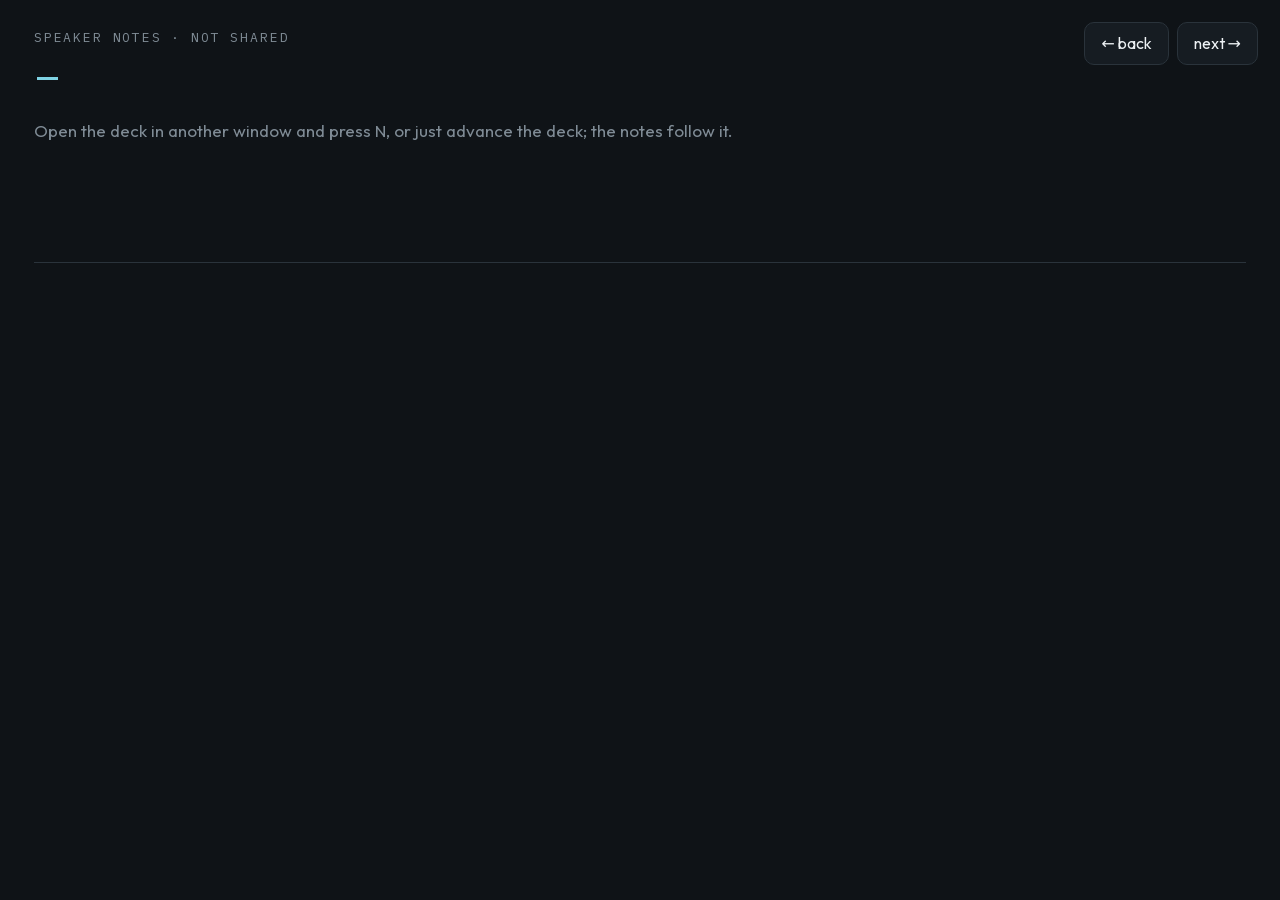
<file: techlead/notes/index.html>
<!doctype html>
<html lang="en"><head><meta charset="utf-8"><title>Notes · Technology-Enabled Leading</title>
<meta name="viewport" content="width=device-width,initial-scale=1">
<style>
@font-face{font-family:Outfit;src:url([data-uri]) format('woff2');font-weight:400}
@font-face{font-family:'IBM Plex Mono';src:url([data-uri]) format('woff2');font-weight:400}
:root{--bg:#0f1317;--bg2:#161c22;--t1:#eef2f5;--t2:#b9c3cb;--t3:#7f8b95;--accent:#7fd3e4;--line:#2a333b}
html,body{margin:0;background:var(--bg);color:var(--t1);font-family:Outfit,system-ui,sans-serif}
body{padding:28px 34px;line-height:1.55}
.k{font-family:'IBM Plex Mono',monospace;font-size:13px;letter-spacing:.14em;text-transform:uppercase;color:var(--t3)}
.n{font-family:'IBM Plex Mono',monospace;font-size:44px;color:var(--accent);line-height:1;margin:6px 0 2px}
h1{font-size:22px;font-weight:400;margin:0 0 18px;color:var(--t1)}
#notes{font-size:19px;color:var(--t2);white-space:pre-wrap;min-height:120px}
.next{margin-top:26px;padding-top:16px;border-top:1px solid var(--line);color:var(--t3);font-size:16px}
.bar{position:fixed;right:22px;top:22px;display:flex;gap:8px}
button{background:var(--bg2);color:var(--t1);border:1px solid var(--line);border-radius:10px;padding:8px 16px;font:inherit;font-size:16px;cursor:pointer}
#wait{color:var(--t3);font-size:17px}
</style></head><body>
<div class="bar"><button id="p">← back</button><button id="x">next →</button></div>
<div class="k">Speaker notes · not shared</div>
<div class="n" id="num">–</div>
<h1 id="title"></h1>
<div id="notes"><span id="wait">Open the deck in another window and press N, or just advance the deck; the notes follow it.</span></div>
<div class="next" id="next"></div>
<script>
(function(){
 if(!('BroadcastChannel' in window)){document.getElementById('wait').textContent='This browser cannot link to the deck. Use Chrome.';return}
 const bc=new BroadcastChannel('techlead');
 bc.onmessage=e=>{const m=e.data||{};if(!m.n)return;
   document.getElementById('num').textContent=m.n+' / '+m.total;
   document.getElementById('title').textContent=m.title;
   document.getElementById('notes').textContent=m.notes||'(no notes for this slide)';
   document.getElementById('next').textContent='Next: '+m.next};
 bc.postMessage({cmd:'hello'});
 document.getElementById('x').onclick=()=>bc.postMessage({cmd:'next'});
 document.getElementById('p').onclick=()=>bc.postMessage({cmd:'prev'});
 addEventListener('keydown',e=>{if(['ArrowRight',' ','Enter'].includes(e.key)){e.preventDefault();bc.postMessage({cmd:'next'})}else if(['ArrowLeft','Backspace'].includes(e.key)){e.preventDefault();bc.postMessage({cmd:'prev'})}});
})();
</script></body></html>
</file>
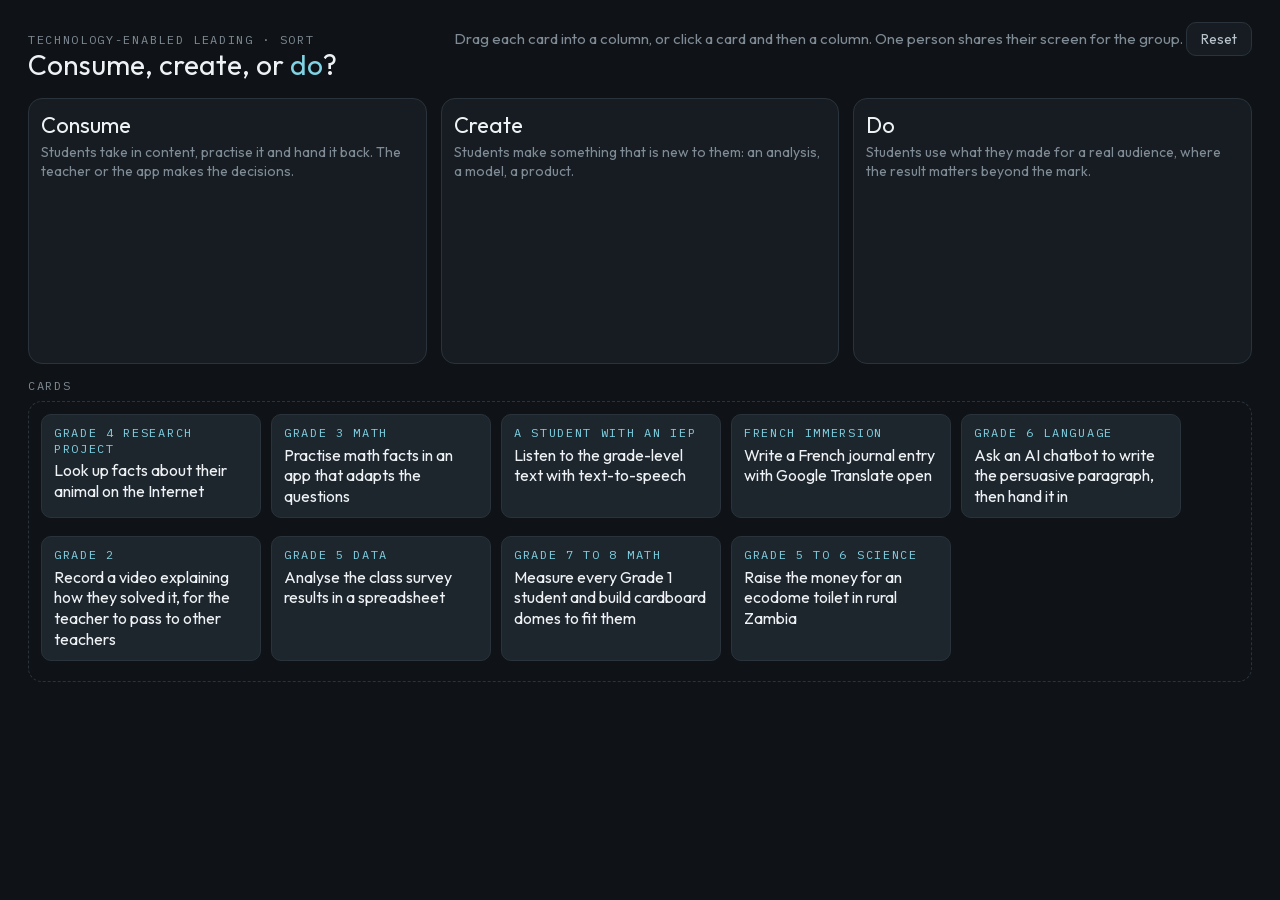
<file: techlead/sort/index.html>
<!doctype html>
<html lang="en"><head><meta charset="utf-8"><title>Sort board · Consume, create, or do?</title>
<meta name="viewport" content="width=device-width,initial-scale=1">
<style>
@font-face{font-family:Outfit;src:url([data-uri]) format('woff2');font-weight:400}
@font-face{font-family:'IBM Plex Mono';src:url([data-uri]) format('woff2');font-weight:400}
:root{--bg:#0f1317;--bg2:#161c22;--bg3:#1d252d;--t1:#eef2f5;--t2:#b9c3cb;--t3:#7f8b95;--accent:#7fd3e4;--yes:#8fd3a0;--line:#2a333b}
html,body{margin:0;background:var(--bg);color:var(--t1);font-family:Outfit,system-ui,sans-serif}
body{padding:22px 28px 40px}
header{display:flex;align-items:baseline;justify-content:space-between;gap:20px;flex-wrap:wrap;margin-bottom:16px}
h1{font-size:28px;font-weight:400;margin:0}
h1 b{color:var(--accent);font-weight:400}
.k{font-family:'IBM Plex Mono',monospace;font-size:12px;letter-spacing:.14em;text-transform:uppercase;color:var(--t3)}
.hint{color:var(--t3);font-size:15px}
button{background:var(--bg2);color:var(--t2);border:1px solid var(--line);border-radius:10px;padding:7px 14px;font:inherit;font-size:14px;cursor:pointer}
.cols{display:grid;grid-template-columns:repeat(3,1fr);gap:14px;margin-bottom:14px}
.col{background:var(--bg2);border:1px solid var(--line);border-radius:14px;min-height:240px;padding:12px}
.col h2{margin:0 0 4px;font-size:22px;font-weight:400}
.col p{margin:0 0 10px;color:var(--t3);font-size:14px;line-height:1.35}
.col.over,#tray.over{border-color:var(--accent)}
#tray{background:transparent;border:1px dashed var(--line);border-radius:14px;padding:12px;display:flex;flex-wrap:wrap;gap:10px;min-height:90px}
.card{background:var(--bg3);border:1px solid var(--line);border-radius:10px;padding:10px 12px;cursor:grab;user-select:none;font-size:16px;line-height:1.3;width:220px;box-sizing:border-box;margin:0 0 8px}
.card .k{display:block;margin-bottom:4px;color:var(--accent)}
.card.sel{outline:2px solid var(--accent)}
.col .card{width:auto}
@media(max-width:760px){.cols{grid-template-columns:1fr}.card{width:100%}}
</style></head><body>
<header>
  <div><div class="k">Technology-Enabled Leading · sort</div><h1>Consume, create, or <b>do</b>?</h1></div>
  <div class="hint">Drag each card into a column, or click a card and then a column. One person shares their screen for the group. <button id="reset">Reset</button></div>
</header>
<div class="cols">
  <section class="col" data-col="consume"><h2>Consume</h2><p>Students take in content, practise it and hand it back. The teacher or the app makes the decisions.</p></section>
  <section class="col" data-col="create"><h2>Create</h2><p>Students make something that is new to them: an analysis, a model, a product.</p></section>
  <section class="col" data-col="do"><h2>Do</h2><p>Students use what they made for a real audience, where the result matters beyond the mark.</p></section>
</div>
<div class="k" style="margin:0 0 8px">Cards</div>
<div id="tray"></div>
<script>
(function(){
 const CARDS=[
  ['Grade 4 research project','Look up facts about their animal on the Internet'],
  ['Grade 3 math','Practise math facts in an app that adapts the questions'],
  ['A student with an IEP','Listen to the grade-level text with text-to-speech'],
  ['French immersion','Write a French journal entry with Google Translate open'],
  ['Grade 6 language','Ask an AI chatbot to write the persuasive paragraph, then hand it in'],
  ['Grade 2','Record a video explaining how they solved it, for the teacher to pass to other teachers'],
  ['Grade 5 data','Analyse the class survey results in a spreadsheet'],
  ['Grade 7 to 8 math','Measure every Grade 1 student and build cardboard domes to fit them'],
  ['Grade 5 to 6 science','Raise the money for an ecodome toilet in rural Zambia']];
 const tray=document.getElementById('tray');
 let sel=null;
 function make(i){const d=document.createElement('div');d.className='card';d.draggable=true;d.dataset.i=i;
   d.innerHTML='<span class="k">'+CARDS[i][0]+'</span>'+CARDS[i][1];
   d.addEventListener('dragstart',e=>{e.dataTransfer.setData('text/plain',i);d.classList.add('sel')});
   d.addEventListener('dragend',()=>d.classList.remove('sel'));
   d.addEventListener('click',e=>{e.stopPropagation();if(sel===d){d.classList.remove('sel');sel=null;return}if(sel)sel.classList.remove('sel');sel=d;d.classList.add('sel')});
   return d}
 function reset(){tray.innerHTML='';document.querySelectorAll('.col .card').forEach(c=>c.remove());CARDS.forEach((c,i)=>tray.appendChild(make(i)));sel=null}
 document.querySelectorAll('.col, #tray').forEach(z=>{
   z.addEventListener('dragover',e=>{e.preventDefault();z.classList.add('over')});
   z.addEventListener('dragleave',()=>z.classList.remove('over'));
   z.addEventListener('drop',e=>{e.preventDefault();z.classList.remove('over');const i=e.dataTransfer.getData('text/plain');const c=document.querySelector('.card[data-i="'+i+'"]');if(c)z.appendChild(c)});
   z.addEventListener('click',()=>{if(sel){z.appendChild(sel);sel.classList.remove('sel');sel=null}});
 });
 document.getElementById('reset').onclick=reset;
 reset();
})();
</script></body></html>
</file>
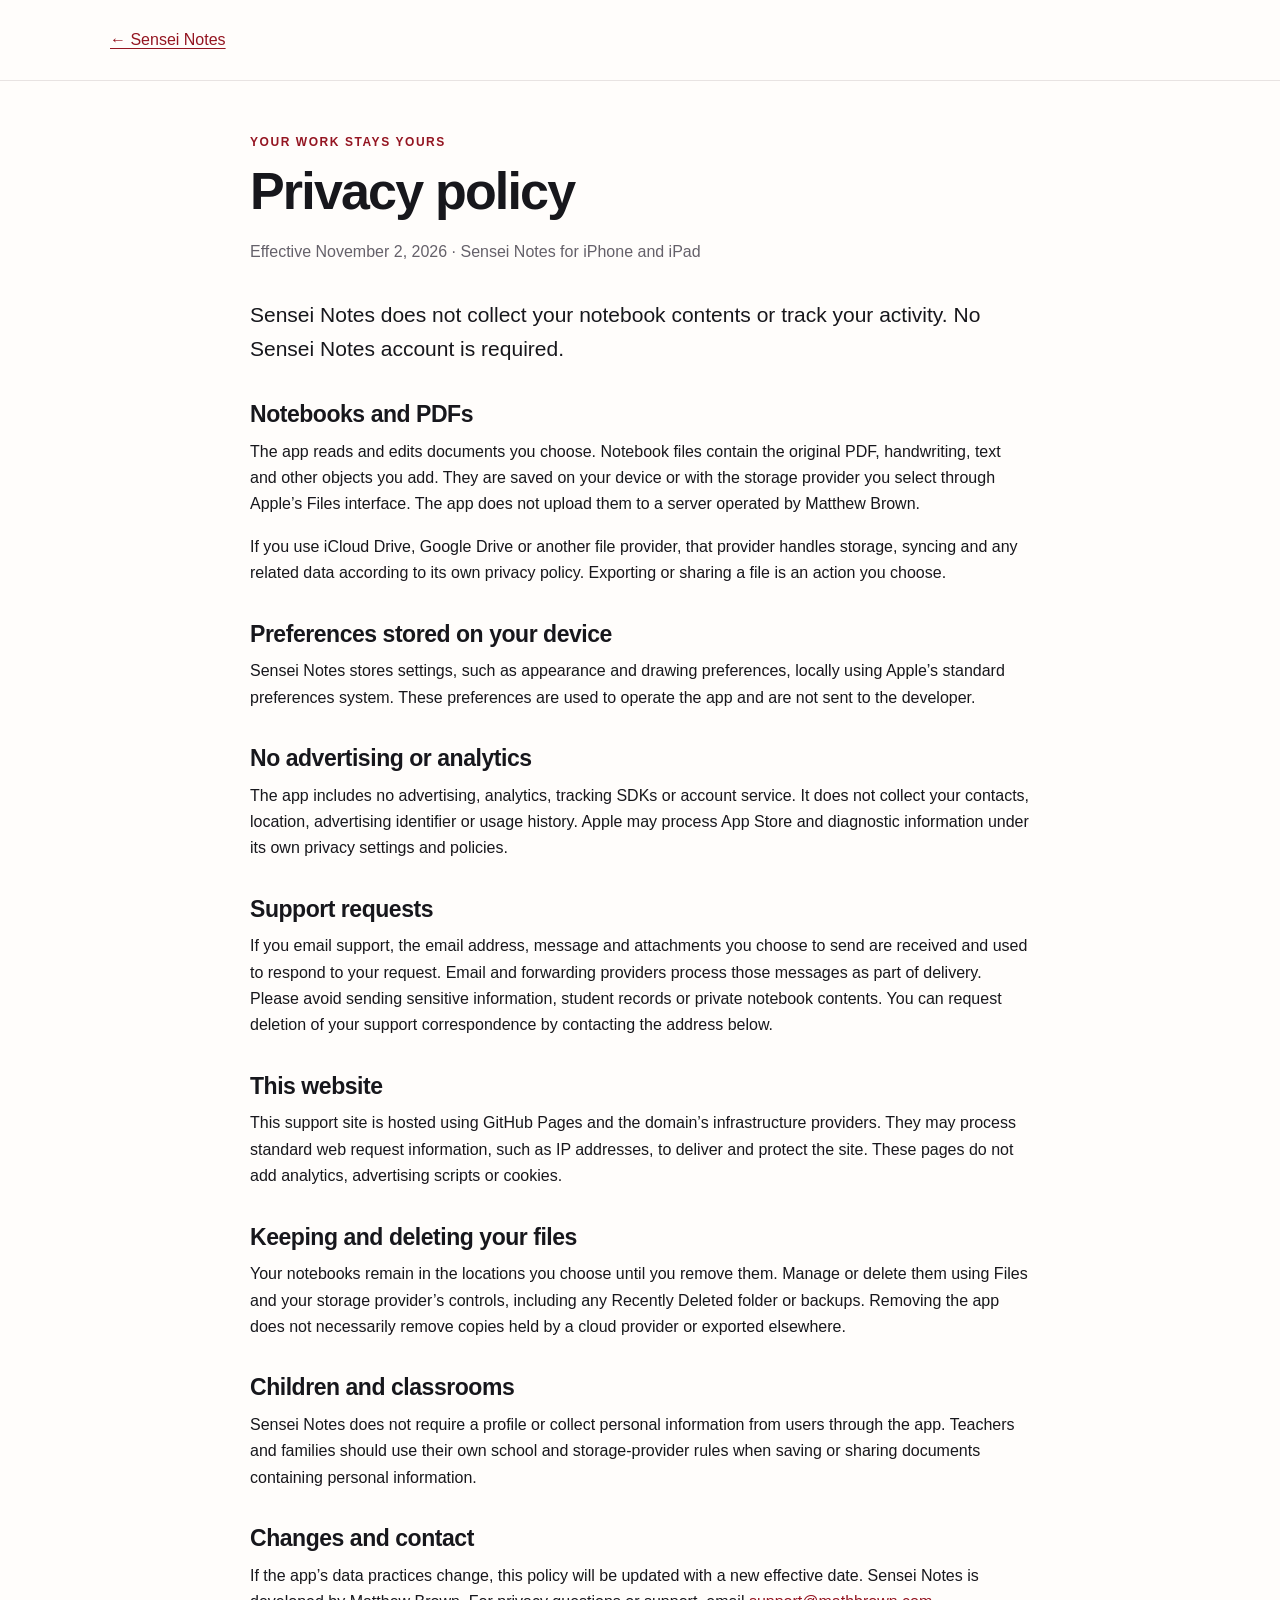
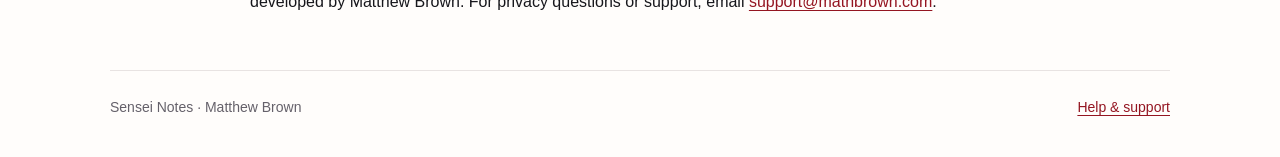
<file: sensei-notes/privacy.html>
<!doctype html>
<html lang="en">
<head>
  <meta charset="utf-8"><meta name="viewport" content="width=device-width, initial-scale=1">
  <meta name="description" content="How Sensei Notes handles notebooks, device preferences and support requests.">
  <title>Privacy — Sensei Notes</title><link rel="stylesheet" href="style.css">
</head>
<body>
  <header class="small-header"><div class="wrap"><a href="./">← Sensei Notes</a></div></header>
  <main class="wrap policy">
    <p class="eyebrow">YOUR WORK STAYS YOURS</p><h1>Privacy policy</h1><p class="muted">Effective November 2, 2026 · Sensei Notes for iPhone and iPad</p>
    <p class="lead">Sensei Notes does not collect your notebook contents or track your activity. No Sensei Notes account is required.</p>
    <h2>Notebooks and PDFs</h2><p>The app reads and edits documents you choose. Notebook files contain the original PDF, handwriting, text and other objects you add. They are saved on your device or with the storage provider you select through Apple’s Files interface. The app does not upload them to a server operated by Matthew Brown.</p>
    <p>If you use iCloud Drive, Google Drive or another file provider, that provider handles storage, syncing and any related data according to its own privacy policy. Exporting or sharing a file is an action you choose.</p>
    <h2>Preferences stored on your device</h2><p>Sensei Notes stores settings, such as appearance and drawing preferences, locally using Apple’s standard preferences system. These preferences are used to operate the app and are not sent to the developer.</p>
    <h2>No advertising or analytics</h2><p>The app includes no advertising, analytics, tracking SDKs or account service. It does not collect your contacts, location, advertising identifier or usage history. Apple may process App Store and diagnostic information under its own privacy settings and policies.</p>
    <h2>Support requests</h2><p>If you email support, the email address, message and attachments you choose to send are received and used to respond to your request. Email and forwarding providers process those messages as part of delivery. Please avoid sending sensitive information, student records or private notebook contents. You can request deletion of your support correspondence by contacting the address below.</p>
    <h2>This website</h2><p>This support site is hosted using GitHub Pages and the domain’s infrastructure providers. They may process standard web request information, such as IP addresses, to deliver and protect the site. These pages do not add analytics, advertising scripts or cookies.</p>
    <h2>Keeping and deleting your files</h2><p>Your notebooks remain in the locations you choose until you remove them. Manage or delete them using Files and your storage provider’s controls, including any Recently Deleted folder or backups. Removing the app does not necessarily remove copies held by a cloud provider or exported elsewhere.</p>
    <h2>Children and classrooms</h2><p>Sensei Notes does not require a profile or collect personal information from users through the app. Teachers and families should use their own school and storage-provider rules when saving or sharing documents containing personal information.</p>
    <h2>Changes and contact</h2><p>If the app’s data practices change, this policy will be updated with a new effective date. Sensei Notes is developed by Matthew Brown. For privacy questions or support, email <a href="mailto:support@mathbrown.com">support@mathbrown.com</a>.</p>
  </main><footer class="wrap"><span>Sensei Notes · Matthew Brown</span><a href="./">Help & support</a></footer>
</body>
</html>
</file>
<file: sensei-notes/style.css>
:root{color-scheme:light;--red:#941521;--ink:#17171c;--muted:#65616a;--line:#e8e3e2;--paper:#fffdfb}*{box-sizing:border-box}body{margin:0;font-family:-apple-system,BlinkMacSystemFont,"Segoe UI",sans-serif;background:var(--paper);color:var(--ink);line-height:1.65}a{color:var(--red);text-underline-offset:3px}.wrap{width:min(1060px,calc(100% - 48px));margin:auto}.hero{background:linear-gradient(135deg,#a51c29,#54080f);color:white}.hero-inner{display:flex;align-items:center;gap:48px;padding:64px 0}.app-icon{width:160px;height:160px;border-radius:34px;box-shadow:0 16px 36px #21000666}.eyebrow{font-size:12px;font-weight:700;letter-spacing:.13em;margin:0 0 10px}.hero .eyebrow{color:#f6c4c7}h1{font-size:clamp(34px,5vw,52px);line-height:1.08;letter-spacing:-.035em;margin:0 0 20px}h2{font-size:27px;line-height:1.2;letter-spacing:-.02em;margin:0 0 22px}h3{font-size:19px;margin:0 0 8px}.intro{font-size:23px;line-height:1.4;margin:0}.lead{font-size:21px;line-height:1.65;max-width:800px;margin:40px 0 48px}section{margin:0 0 56px}.cards{display:grid;grid-template-columns:repeat(3,1fr);gap:22px}.cards article{padding:26px;border:1px solid var(--line);border-radius:18px;background:#fff}.cards p{font-size:15px;margin:0;color:#514b51}code{font-family:ui-monospace,monospace;font-size:.9em}details{border-top:1px solid var(--line);padding:18px 0}details:last-child{border-bottom:1px solid var(--line)}summary{font-weight:600;cursor:pointer}details p{max-width:800px;color:#514b51;padding-left:19px;margin-bottom:0}.contact{display:flex;align-items:center;gap:30px;padding:32px;border-radius:20px;background:#f6e9e8}.contact h2{margin-bottom:10px}.contact p:last-child{max-width:620px;margin:0}.button{display:inline-block;white-space:nowrap;background:var(--red);color:white;padding:14px 22px;border-radius:12px;font-weight:600;text-decoration:none}.button:hover{background:#710f18}footer{display:flex;justify-content:space-between;gap:20px;border-top:1px solid var(--line);padding:25px 0 38px;color:var(--muted);font-size:14px}.small-header{padding:27px 0;border-bottom:1px solid var(--line)}.policy{max-width:780px;padding-top:52px}.policy h2{font-size:23px;margin:34px 0 10px}.policy p{margin-top:0}.policy .lead{margin-top:32px;margin-bottom:32px}.policy .eyebrow{color:var(--red)}.policy+footer{margin-top:54px}.muted{color:var(--muted)}a:focus-visible,summary:focus-visible{outline:3px solid #b6444e;outline-offset:5px}@media(max-width:720px){.wrap{width:calc(100% - 36px)}.hero-inner{padding:42px 0;gap:24px}.app-icon{width:100px;height:100px;border-radius:23px}.intro{font-size:19px}.cards{grid-template-columns:1fr;gap:14px}.contact{display:block;padding:25px}.button{margin-top:22px}.lead{font-size:19px}footer{flex-wrap:wrap}}@media(prefers-reduced-motion:no-preference){a,summary{transition:color .15s,background .15s}}
</file>
